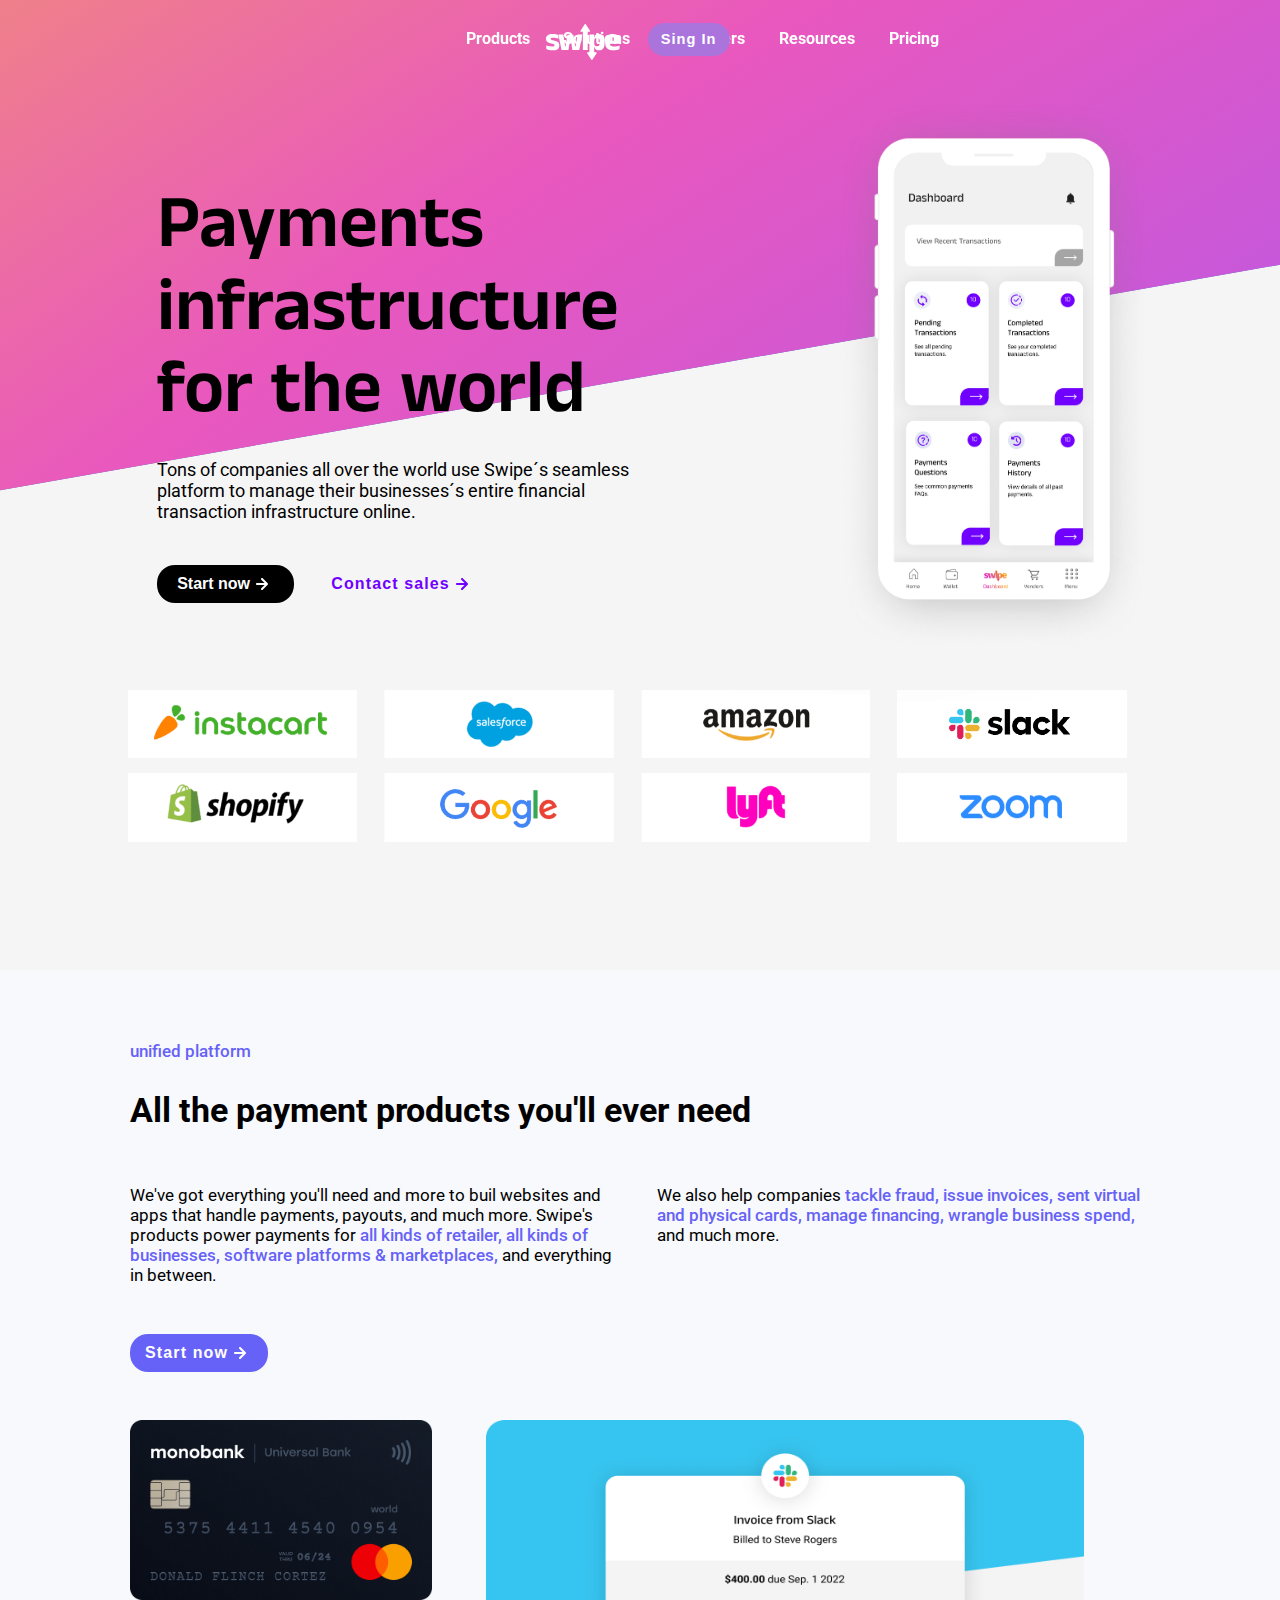
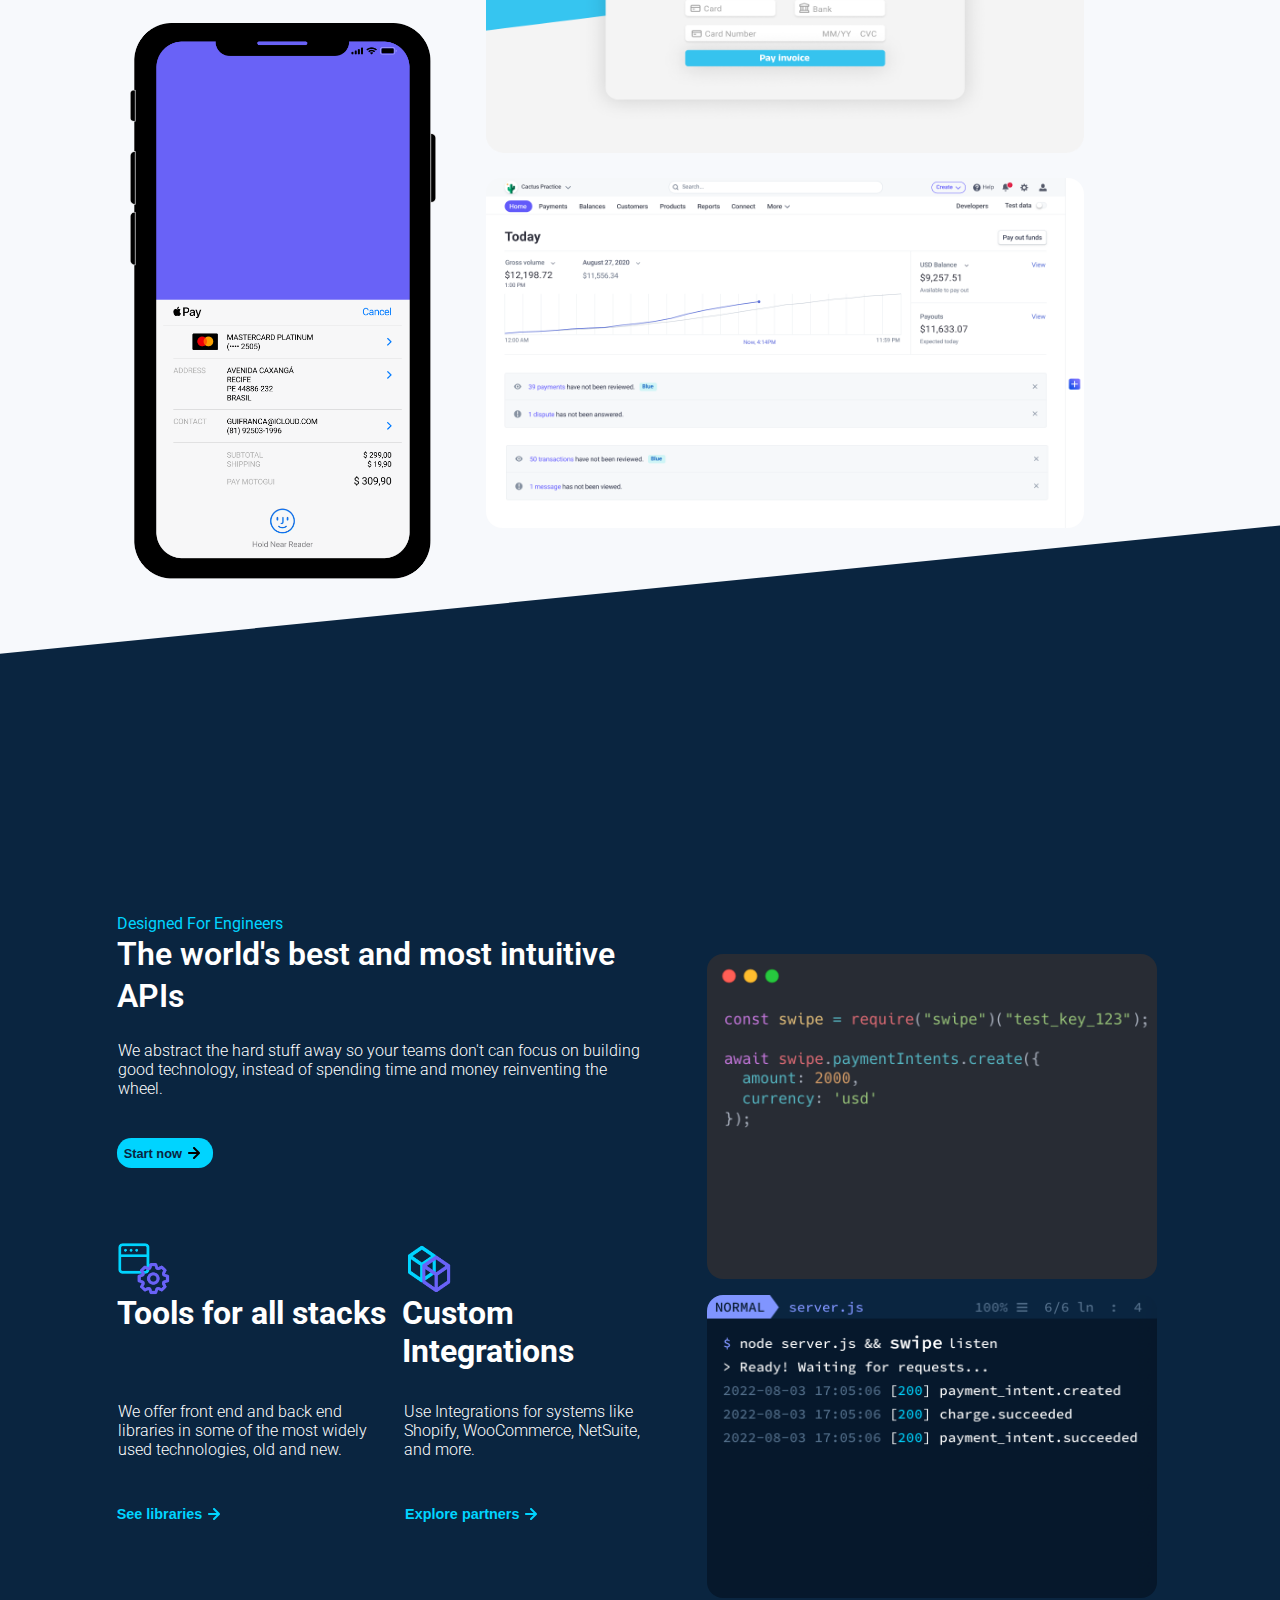
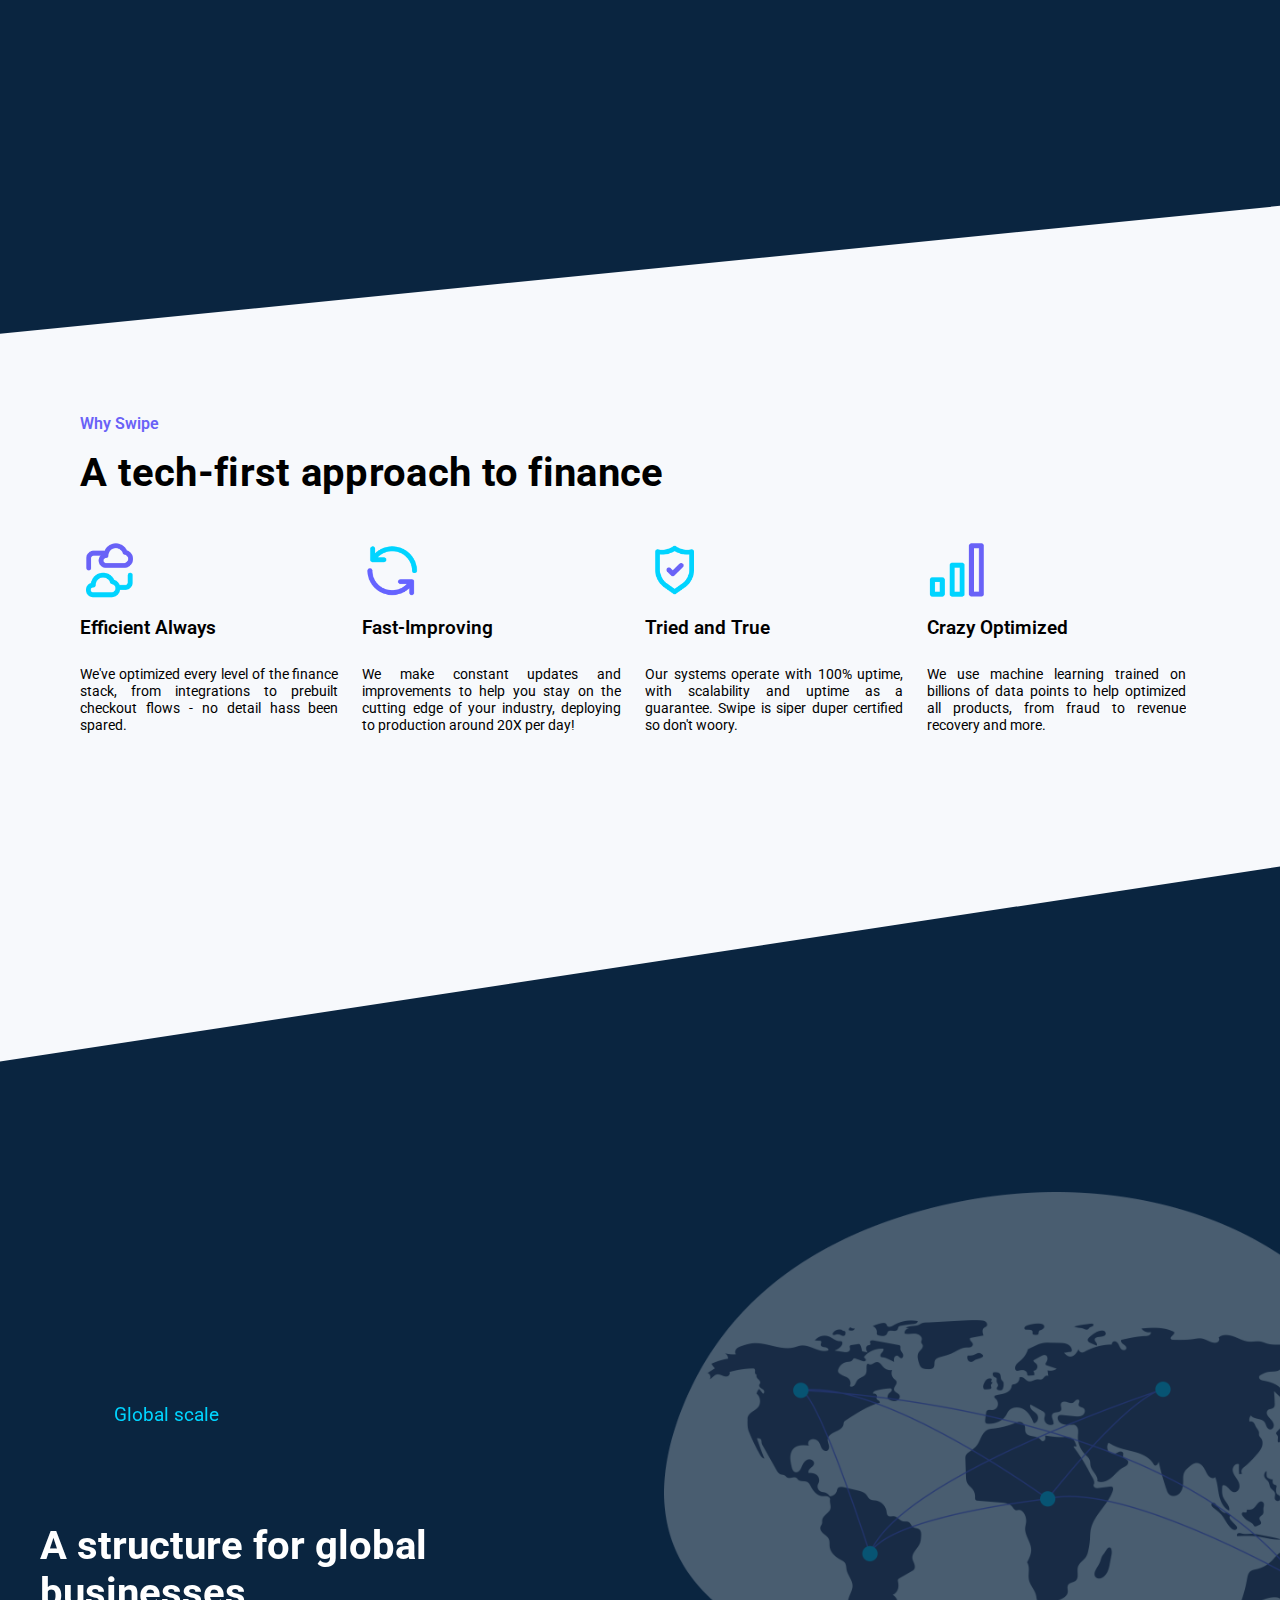
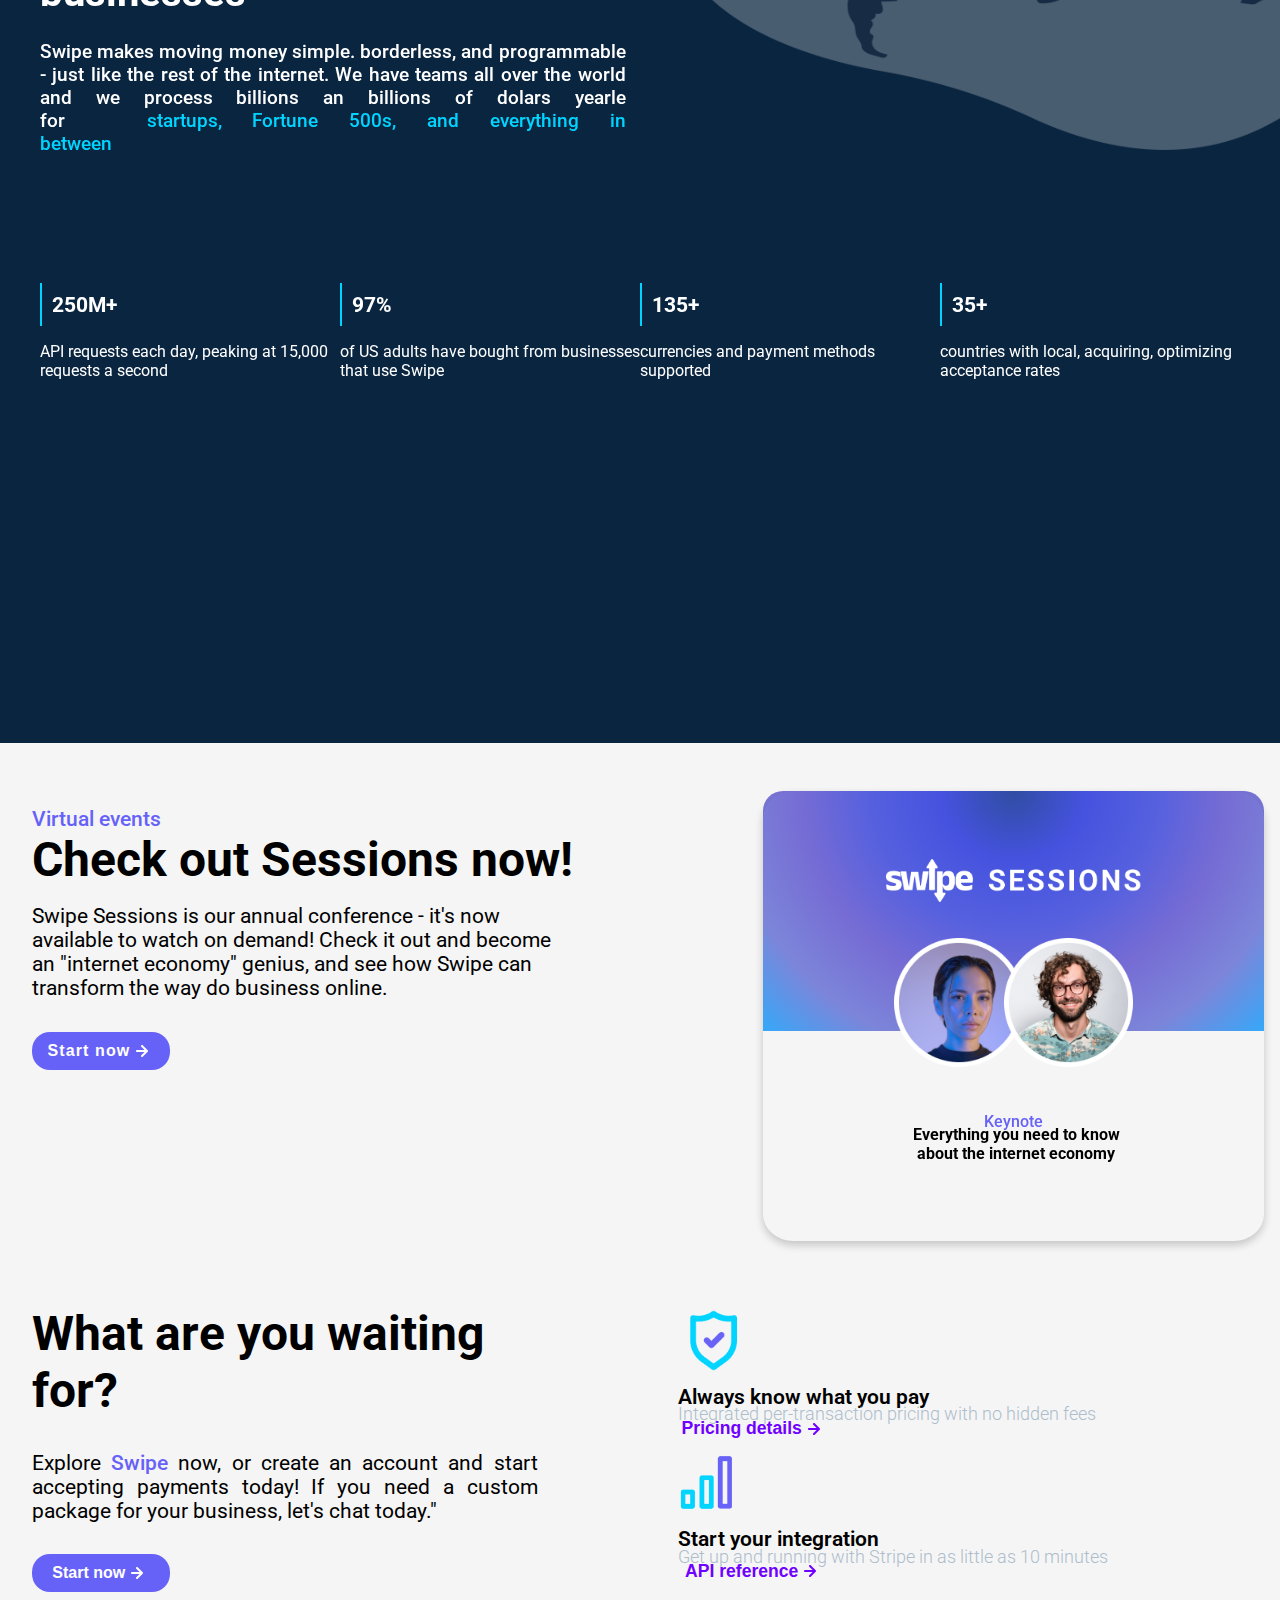
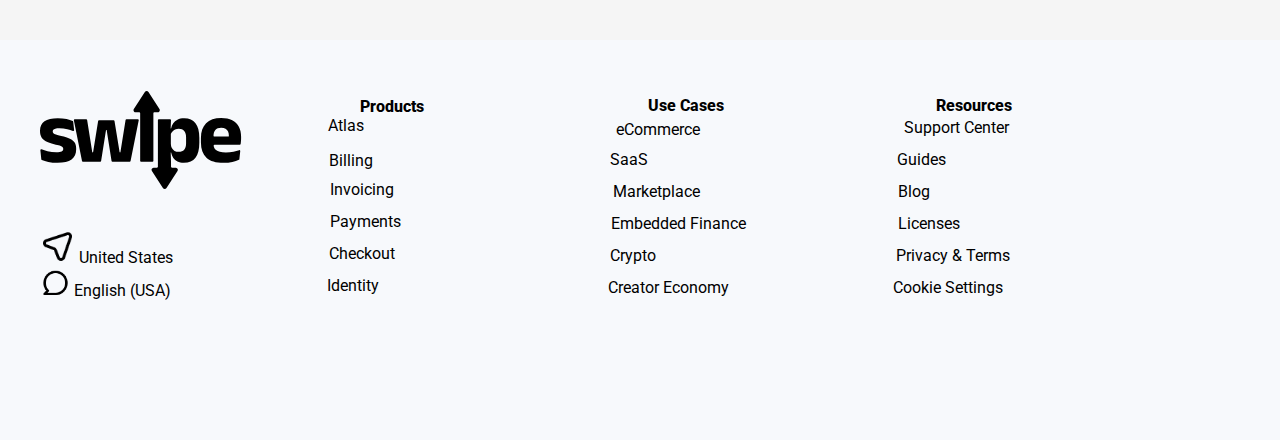
<file: index.html>
<!DOCTYPE html>
<html lang="en">
<head>
    <meta charset="UTF-8">
    <meta name="viewport" content="width=device-width, initial-scale=1.0">
    <title>Swipe</title>
    <link rel="stylesheet" href="./css/style.css">
    <link href="https://cdn.jsdelivr.net/npm/bootstrap@5.3.0/dist/css/bootstrap.min.css" rel="stylesheet" integrity="sha384-9ndCyUaIbzAi2FUVXJi0CjmCapSmO7SnpJef0486qhLnuZ2cdeRhO02iuK6FUUVM" crossorigin="anonymous">
<script src="https://cdn.jsdelivr.net/npm/bootstrap@5.3.0/dist/js/bootstrap.bundle.min.js" integrity="sha384-geWF76RCwLtnZ8qwWowPQNguL3RmwHVBC9FhGdlKrxdiJJigb/j/68SIy3Te4Bkz" crossorigin="anonymous"></script>
</head>
<body>
    <main class="main">
        <canva id="gradient-canvas"></canva> 
        <header class="header">
            <img src="../assets/logo-white.svg"     alt="swipe-img" class="logo-swipe"/>
            <input type="checkbox" class="side-menu"    id="side-menu">
            <label for="side-menu" class="hamb">
                <span class="hamb-line"></span>
            </label>
            <!-- ITEMS - NAVBAR -->
            <nav class="navbar">
                <ul class="menu">
                    <li><a href="#">Products</a></li>
                    <li><a href="#">Solutions</a></li>
                    <li><a href="#">Developers</a></li>
                    <li><a href="#">Resources</a></li>
                    <li><a href="#">Pricing</a></li>
                </ul>
            </nav>
            <button type="button" class="btn btn-dark">Sing In</button>
        </header> 
        <!-- HERO SECTION -->
        <div class="container-responsive">
            <div class="container-hero">
                <div class="column-left col">
                    <div class="info-left">
                        <h1 class="headline">
                            Payments
                            <br>
                            infrastructure
                            <br>
                            for the world
                        </h1>
                        <p class="p-left">
                            Tons of companies all over the world use Swipe´s seamless
                            <br>
                            platform to manage their businesses´s entire financial
                            <br>
                            transaction infrastructure online.
                        </p>
                            <div class="container-btn">
                                <button type="button"name="buttonStart" class="btn-start">
                                    Start now
                                    <img class="start-flecha1" src="../assets/arrow-right-light.svg" alt="Flecha hacia la derecha">
                                </button>
                                <button type="button" class="btn-contact-sales">
                                    <a href="#">Contact sales</a>
                                    <img src="../assets/arrow-right-purple.svg" alt="" class="arrow-purple">
                                </button>
                            </div>
                    </div>
                </div>
                <div class="column-right phone col">
                    <img class="phone-img" src="../assets/hero-phone.png" alt="cellphone">
                </div>
            </div>
        </div>
        <!-- LOGOS SECTION -->
            <div class="logos-section">
                <div class=" container-logos">
                    <div class="logos-grid">
                        <img src="../assets/instacart.png" alt="" class="item item1">
                        <img src="../assets/salesforce.png" alt="" class="item item2">
                        <img src="../assets/amazon.png" alt="" class="item item3">
                        <img src="../assets/slack.png" alt="" class="item item4">
                        <img src="../assets/shopify.png" alt="" class="item item5">
                        <img src="../assets/google.png" alt="" class="item item6">
                        <img src="../assets/lyft.png" alt="" class="item item7">
                        <img src="../assets/zoom.png" alt="" class="item item8">
                    </div>
                </div>
            </div>
            </main>
    <!-- UNIFIED PLATFORM = UP -->
    <div class="background-2">
        <div class="bgf-section2">
            <div class="section-up">
                <div class="container-up">
                    <p class="subtitle">
                    unified platform
                    </p>
                    <h2 class="h2-section2">
                    All the payment products you'll
                    <br>
                    ever need
                    </h2>
                    <div class="columns-p">
                        <div class="col-left2">
                            <p>We've got everything you'll need and more to buil websites and apps that handle payments, payouts, and much more. Swipe's products power payments for 
                                <a href="#">all kinds of retailer, all kinds of businesses, software platforms & marketplaces, </a>and everything in between.</p>
                        </div>        
                        <div class="col-right2">
                            <p>We also help companies 
                                <a href="#">tackle fraud, issue invoices, sent virtual and physical cards, manage financing, wrangle business spend, </a>
                            and much more.
                            </p>
                        </div>
                    </div>
                    <button class="btn-start2">
                        Start now
                        <img class="start2-flecha2" src="../assets/arrow-right-light.svg" alt="flecha-derecha">
                    </button>
                    <!-- IMGS SECTION-2 -->
                    <div class="imgs-section2">
                        <div class="container-imgs2">
                            <div class="grid-imgs2">
                                <img class="card" src="../assets/credit-card.png" alt="">
                                <img class="slack" src="../assets/slack-invoice.png" alt="">
                                <img class="phone2" src="../assets/phone.png" alt="">
                                <img class="dash" src="../assets/dash.png" alt="">
                            </div>
                        </div>
                    </div>
                </div>
            </div>
        </div>
    </div>
    <!-- SECCION-3 INTEGRATIONS -->
    <div class="background-3">
        <div class="bgf-section3">
            <div class="section3">

                <div class="col-left3">
                    <p class="p-h3">Designed For Engineers</p>
                    <h2>The world's best and most intuitive APIs</h2>
                    <p class="paragraph3" >We abstract the hard stuff away so your teams don't can focus on building good technology, instead of spending time and money reinventing the wheel.</p>

                    <button class="btn-start3">
                        Start now
                        <img class="start3-flecha3" src="../assets/arrow-right-dark.svg" alt="flecha3-a-la-derecha">
                    </button>

                    <div class="grid3-icons">
                        <img class="tools-icon" src="../assets/tools-icon.png" alt="">
                        <h3>Tools for all stacks</h3>
                        <p class="paragraph3 p-weoffer">We offer front end and back end libraries in some of the most widely used technologies, old and new.</p>
                        
                        <button type="button" class="btn-see">
                            <a href="#">See libraries</a>
                            <img class="see-flecha3" src="../assets/arrow-right-blue.svg" alt="" class="arrow-blue">
                        </button>

                        <img class="cube-icon" src="../assets/cube-icon.png" alt="cube-icon">
                        <h3>Custom Integrations</h3>
                        <p class="paragraph3 p-useIntegrations">Use Integrations for systems like Shopify, WooCommerce, NetSuite, and more.</p>
                        <button type="button" class="btn-explore">
                            <a href="#">Explore partners</a>
                            <img src="../assets/arrow-right-blue.svg" alt="" class="explore-flecha3">
                        </button>
                    </div>
                </div>
                <div class="col-right">
                    <img class="api-code" src="../assets/api-code.png" alt="">
                    <img class="terminal-code" src="../assets/terminal-code.png" alt="" >
                </div>
            </div>
        </div>
    </div>
    <!-- SECTION -4 -WHY SWIPE -->
    <div class="background-4">
        <div class="bgf-section4">
            <div class="section-4">
                <p class="why-swipe">Why Swipe</p>
                <h2 class="h2-tech">A tech-first approach to finance</h2>

                <div class="container-grid-4">
                    <img class="img4-1 img4" src="../assets/cloud-icon.png" alt="cloud-icon">
                    <h3 class="h3-section4 h3-efficient">Efficient Always</h3>
                    <p class="p4-1 p-section4">We've optimized every level of the finance stack, from integrations to prebuilt checkout flows - no detail hass been spared.</p>
                    <img class="img4-2 img4" src="../assets/cycle-icon.png" alt="cycle-icon">
                    <h3 class="h3-section4 h3-fast">Fast-Improving</h3>
                    <p class="p4-2 p-section4">We make constant updates and improvements to help you stay on the cutting edge of your industry, deploying to production around 20X per day!</p>
                    <img class="img4-3 img4" src="../assets/shield-icon.png">
                    <h3 class="h3-section4 h3-tried">Tried and True</h3>
                    <p class="p4-3 p-section4">Our systems operate with 100% uptime, with scalability and uptime as a guarantee. Swipe is siper duper certified so don't woory.</p>
                    <img class="img4-4 img4" src="../assets/bars-icon.png">
                    <h3 class="h3-section4">Crazy Optimized</h3>
                    <p class="p4-4 p-section4">We use machine learning trained on billions of data points to help optimized all products, from fraud to revenue recovery and more.</p>
                </div>
            </div>
        </div>
    </div>
    <!-- SECCION 5 - GLOBAL SCALE -->
    <div class="background-5">
        <div class="section5-container ">
            <div class="section5-columns">

                <div class="col-left4">
                    <p class="p-4 global" >Global scale</p>
                    <h2 class="structure">A structure for global businesses</h2>
                    <p class="p4 swipe-makes">Swipe makes moving money simple. borderless, and programmable - just like the rest of the internet. We have teams all over the world and we process billions an billions of dolars yearle for<a class="p-4" href="#">startups, Fortune 500s, and everything in between</a>
                    </p>
                </div>

                <div class="col-right4">
                    <img class="globo" src="../assets/global-graphic.png" alt="">
                </div>

                <div class="container-info">
                    <h3 class="h3-info h3-1">250M+</h3>
                    <p class="p-info p5-1">API requests each day, peaking at 15,000 requests a second</p>

                    <h3 class="h3-info h3-2">97%</h3>
                    <p class="p-info p5-2">of US adults have bought from businesses that use Swipe</p>

                    <h3 class="h3-info h3-3">135+</h3>
                    <p class="p-info p5-3">currencies and payment methods supported</p>

                    <h3 class="h3-info h3-4">35+</h3>
                    <p class="p-info p5-4">countries with local, acquiring, optimizing acceptance rates</p>
                </div>
            </div>
        </div>
    </div>
    <!-- SECCION 6 - VIRTUAL EVENTS -->
    <div class="ves">
        <div class="section-container two-column">
            <div class="col-left6">
                <p class="virtual">Virtual events</p>
                <h2 class="check">Check out Sessions now!</h2>
                <p1 class="p-virtual">
                    Swipe Sessions is our annual conference - it's now available to watch on demand! Check it out and become an "internet economy" genius, and see how Swipe can transform the way do business online.
                </p1>
                <br>

                <button class="btn-start6">
                    Start now
                    <img class="start6-flecha6" src="../assets/arrow-right-light.svg" alt="flecha-derecha">
                </button>
            </div>
            <br>
            <div class="col-right6">
                <div class="swipe-card-section">
                    <div class="card-top">
                        <img class="img-sessions" src="../assets/swipe-sessions.png" alt="" id="logo-session">
                        <div class="avatars">
                            <img class="imgwomen" src="../assets/avatar1.png" alt="">
                            <img class="imgmen" src="../assets/avatar2.png" alt="">
                        </div>
                    </div>
                        <div class="card-bottom">
                            <div class="card-content">
                                <p class="subtitle1">Keynote</p>
                                <p  class="secondary-text0">Everything you need to know about the internet economy</p>
                            </div>
                        </div>
                </div>
            </div>
        </div>
    </div>
    <!-- GETTING STARTED SECTION -->
    <div class="getting-started-section">
        <div class="section-container1 tow-column">
            <div class="col-left6-1">
                <h2 class="h2-what">What are you waiting for?</h2>
                <p class="p-explore"> Explore 
                    <a  href="#">Swipe</a>
                     now, or create an account and start accepting payments today! If you need a custom package for your business, let's chat today."
                </p>
                <button class="btn-start6-1">
                    Start now
                    <img class="start6-1-flecha6-1" src="../assets/arrow-right-light.svg" alt="flecha-derecha">
                </button>
            </div>
                <div class="col-right6-1">
                    <div class="card2">
                        <img class="shield-icon" src="../assets/shield-icon.png" alt="">
                        <h3 class="h3-always">Always know what you pay</h3>
                        <p class="secondary-text1">Integrated per-transaction pricing with no hidden fees</p>
                        <button type="button" class="btn-pricing-details">
                            <a href="#">Pricing details</a>
                            <img class="flecha-pricing" src="../assets/arrow-right-purple.svg" alt="" class="arrow-purple">
                        </button>
                    </div>
                    <div class="card3">
                        <img class="img-integration" src="../assets/bars-icon.png" alt="">
                        <h3 class="h3-Startintegration">Start your integration</h3>
                        <p class="secondary-text1">Get up and running with Stripe in as little as 10 minutes</p>
                        <button type="button" class="btn-pricing-details">
                            <a href="#">API reference</a>
                            <img class="flecha-pricing" src="../assets/arrow-right-purple.svg" alt="">
                        </button>
                    </div>
                </div>
            
        </div>
    </div>
    <!-- FOOTER -->
    <footer class="footer">
        <div class="container-footer">
            <div class="column-f1">
                <img class="swipe-footer" src="../assets/logo-dark.svg" alt="">
                <div class="icon-link">
                    <img class="arrow-simple" src="../assets/location-icon.png" alt="">
                    <a class="United-states" href="#">United States</a>
                </div>
                <div class="icon-link1">
                    <img class="globo-text" src="../assets/comment-icon.png" alt="">
                    <a href="#">English (USA)</a>
                </div>
            </div>
            <div class="column-f2">
                <h3 class="f-products">Products</h3>
                <ul class="list-general">
                    <li class="atlas list7">Atlas</li>
                    <li class="billing list7">Billing</li>
                    <li class="invoicing list7">Invoicing</li>
                    <li class="payments list7">Payments</li>
                    <li class="checkout list7">Checkout</li>
                    <li class="identity list7">Identity</li>
                </ul>
            </div>
            <div class="column-f3">
                <h3 class="use-cases " >Use Cases</h3>
                <ul class="list-general">
                    <li class="e-commerce list7">eCommerce</li>
                    <li class="saas_1 list7">SaaS</li>
                    <li class="marketplace list7">Marketplace</li>
                    <li class="embedded list7">Embedded Finance</li>
                    <li class="crypto list7">Crypto</li>
                    <li class="creator list7">Creator Economy</li>
                </ul>
            </div>
            <div class="column-f4">
                <h3 class="resources" >Resources</h3>
                <ul class="list-general">
                    <li class="support-center list7">Support Center</li>
                    <li class="guides list7">Guides</li>
                    <li class="blog list7">Blog</li>
                    <li class="licenses list7">Licenses</li>
                    <li class="p-y-terms list7">Privacy & Terms</li>
                    <li class="cookie-settings list7">Cookie Settings</li>
                </ul>
            </div>
        </div>
    </footer>
            </body>
<script src="https://cdn.jsdelivr.net/npm/@popperjs/core@2.11.8/dist/umd/popper.min.js" integrity="sha384-I7E8VVD/ismYTF4hNIPjVp/Zjvgyol6VFvRkX/vR+Vc4jQkC+hVqc2pM8ODewa9r" crossorigin="anonymous"></script>
<script src="https://cdn.jsdelivr.net/npm/bootstrap@5.3.0/dist/js/bootstrap.min.js" integrity="sha384-fbbOQedDUMZZ5KreZpsbe1LCZPVmfTnH7ois6mU1QK+m14rQ1l2bGBq41eYeM/fS" crossorigin="anonymous"></script>
</html>
</file>
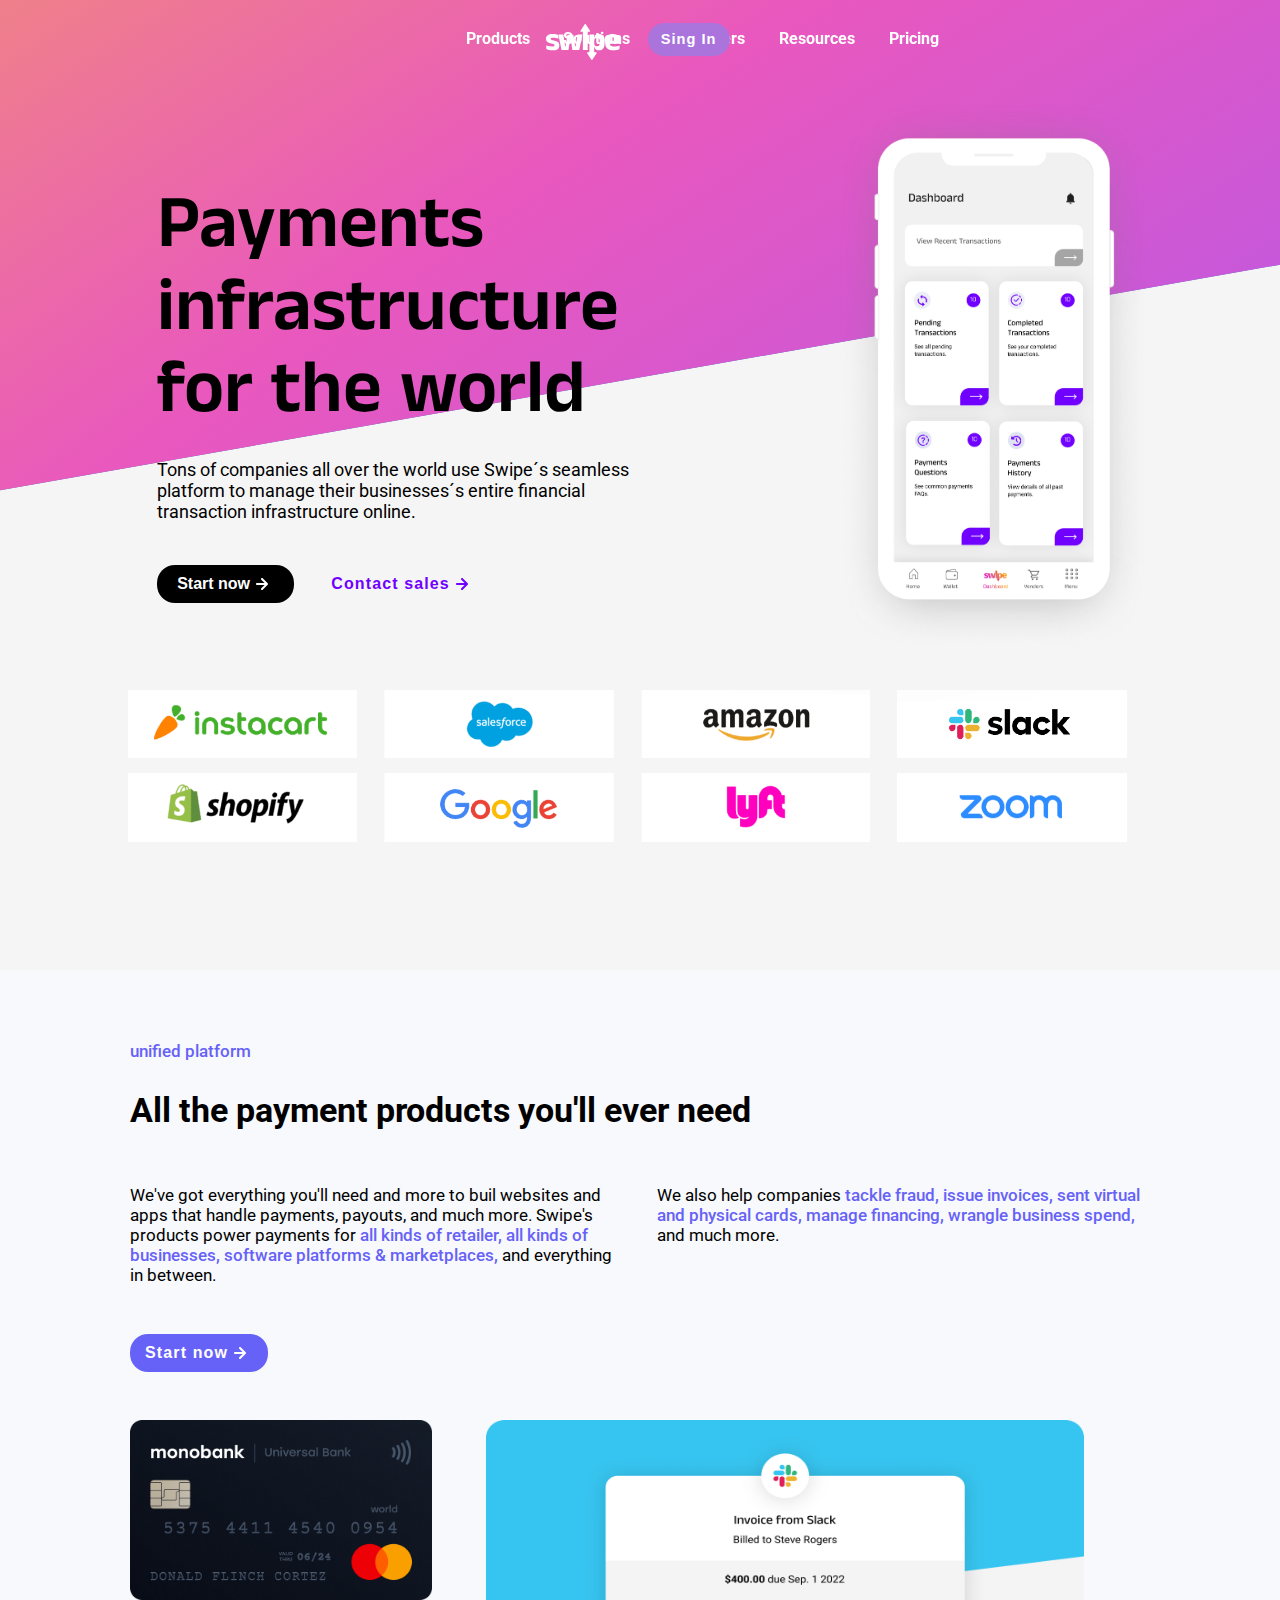
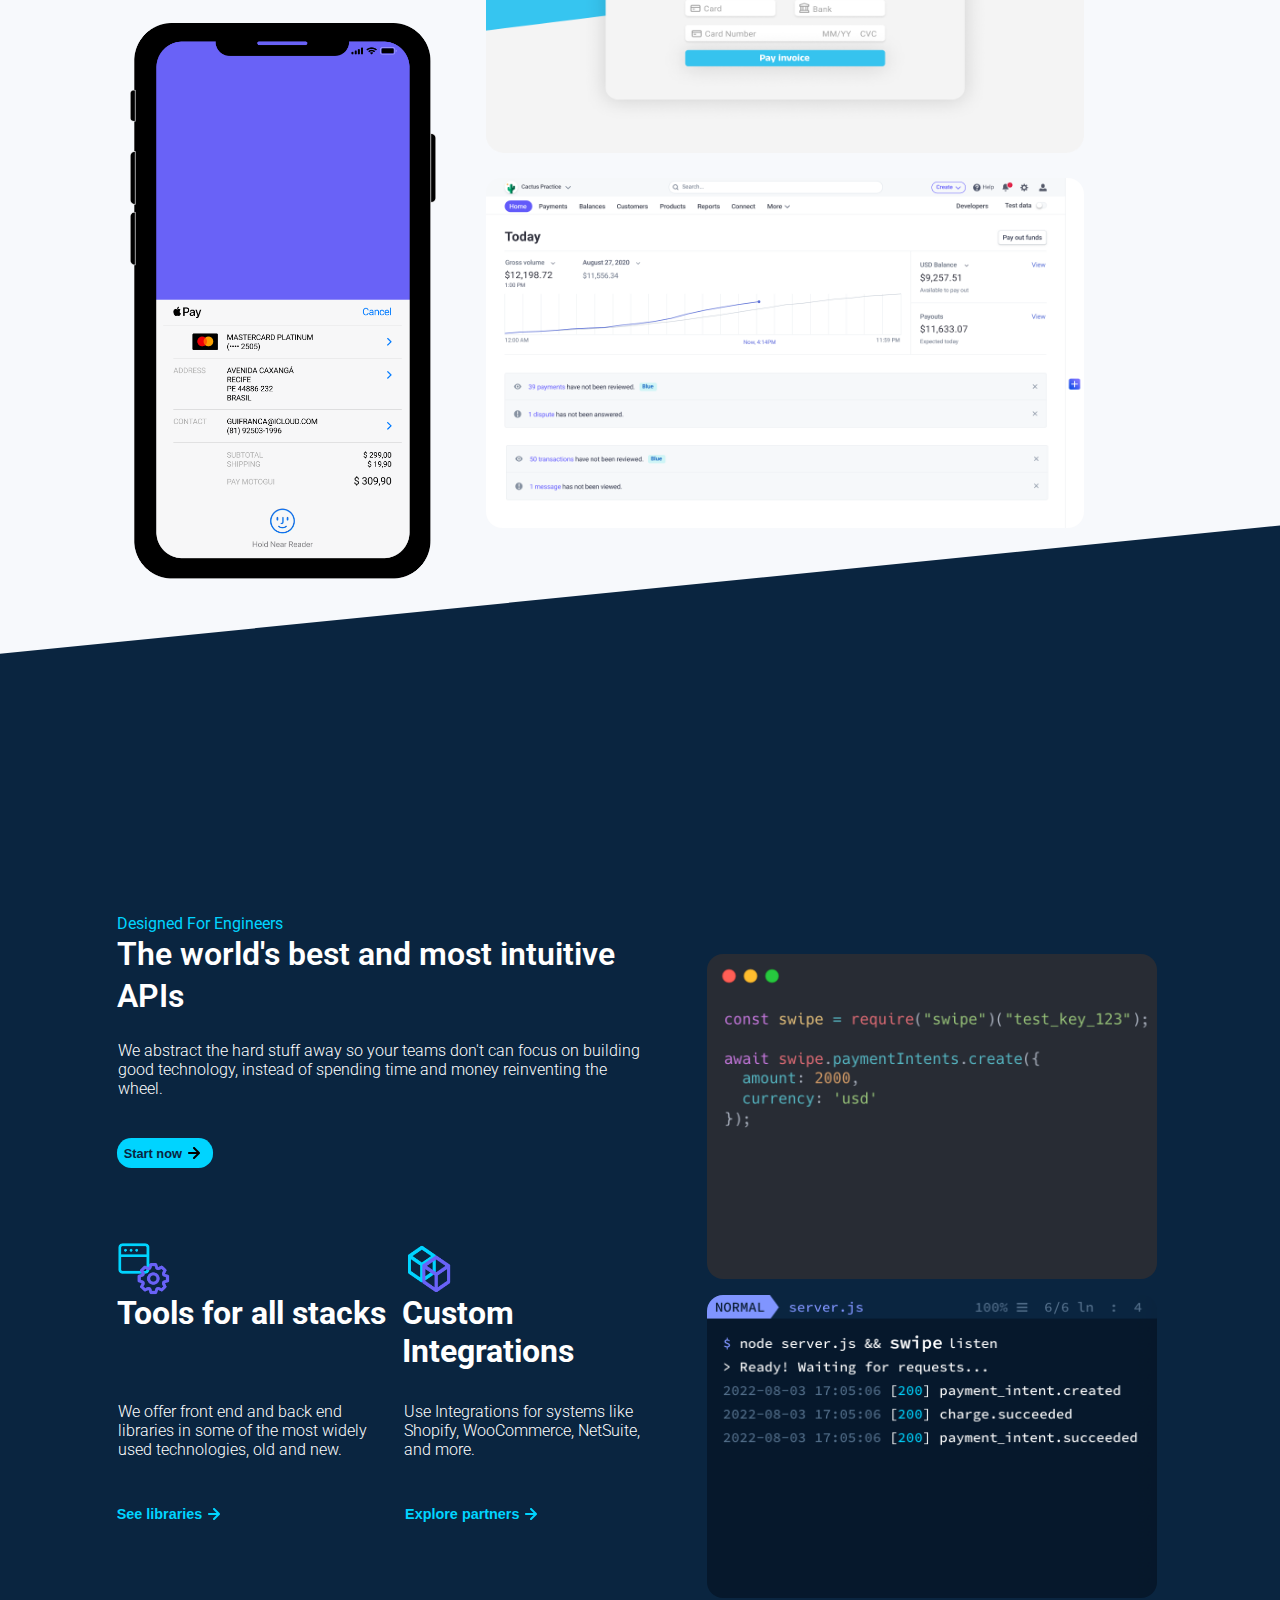
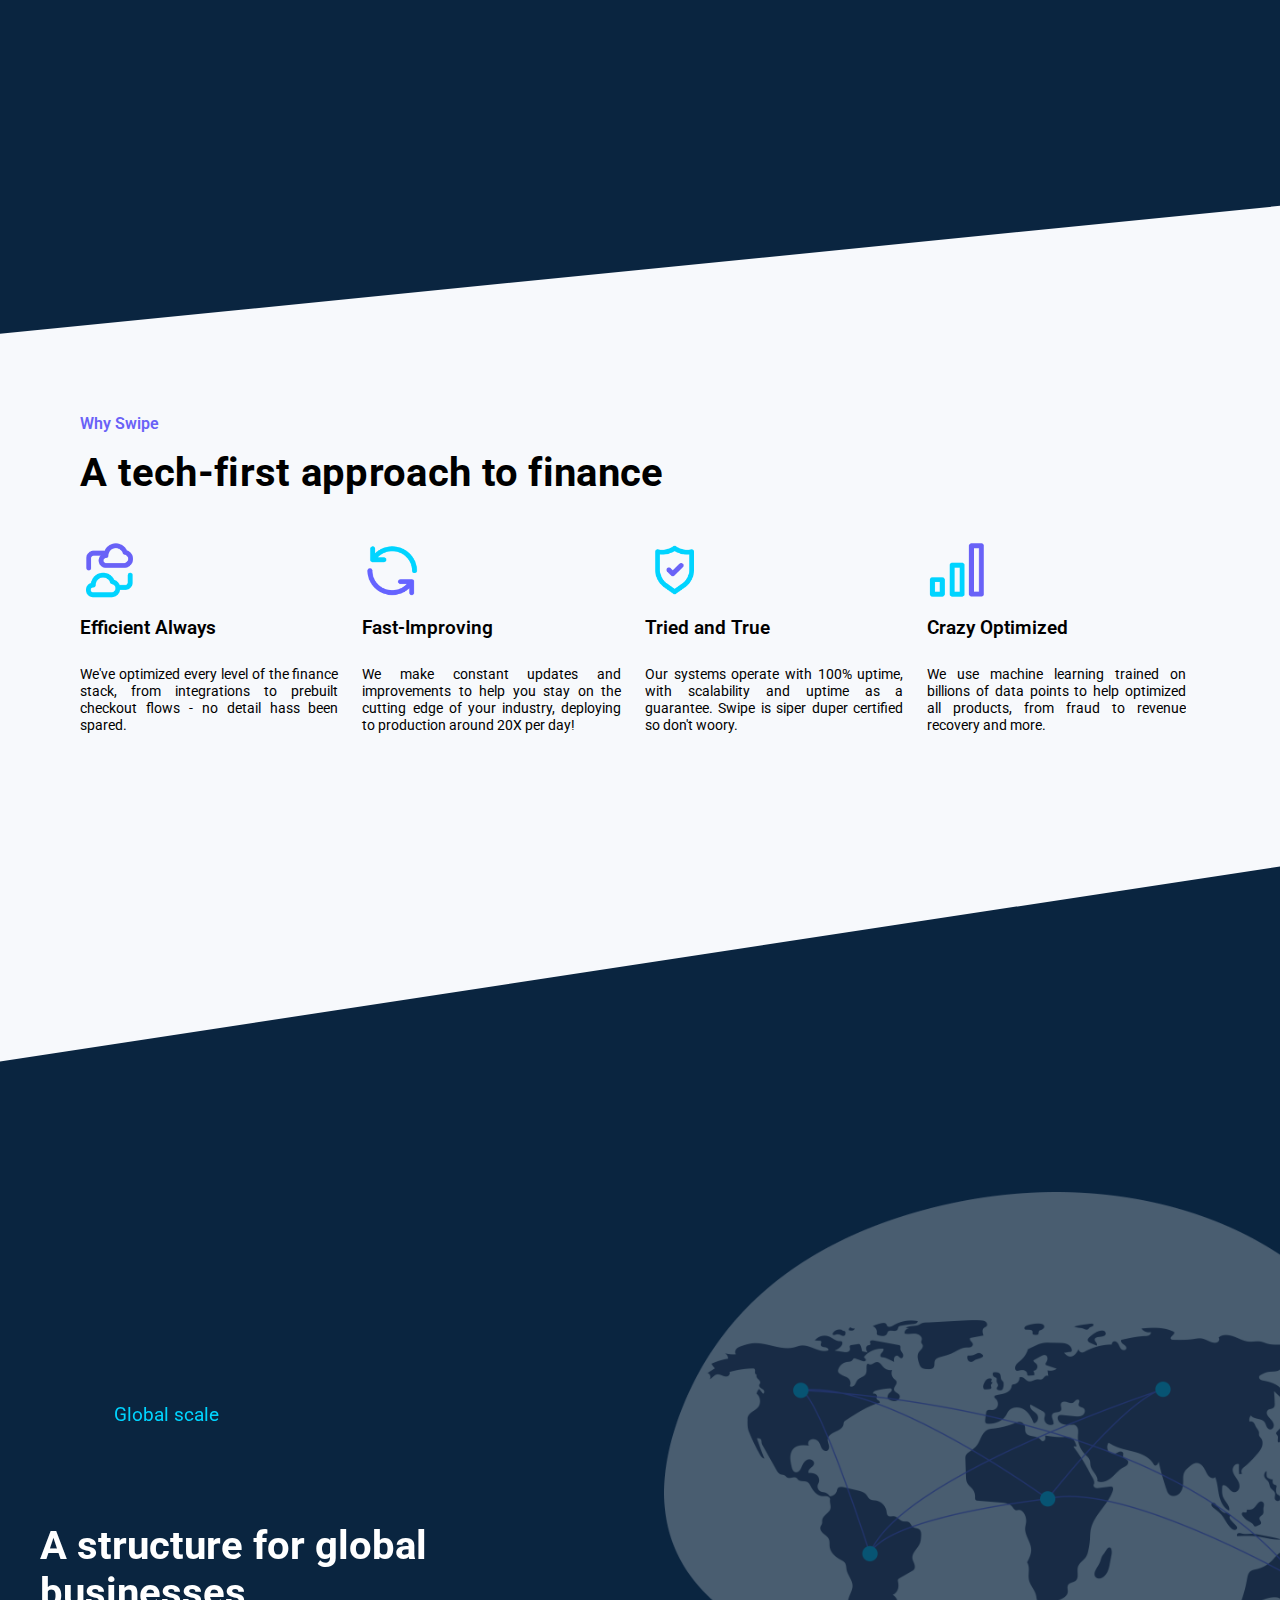
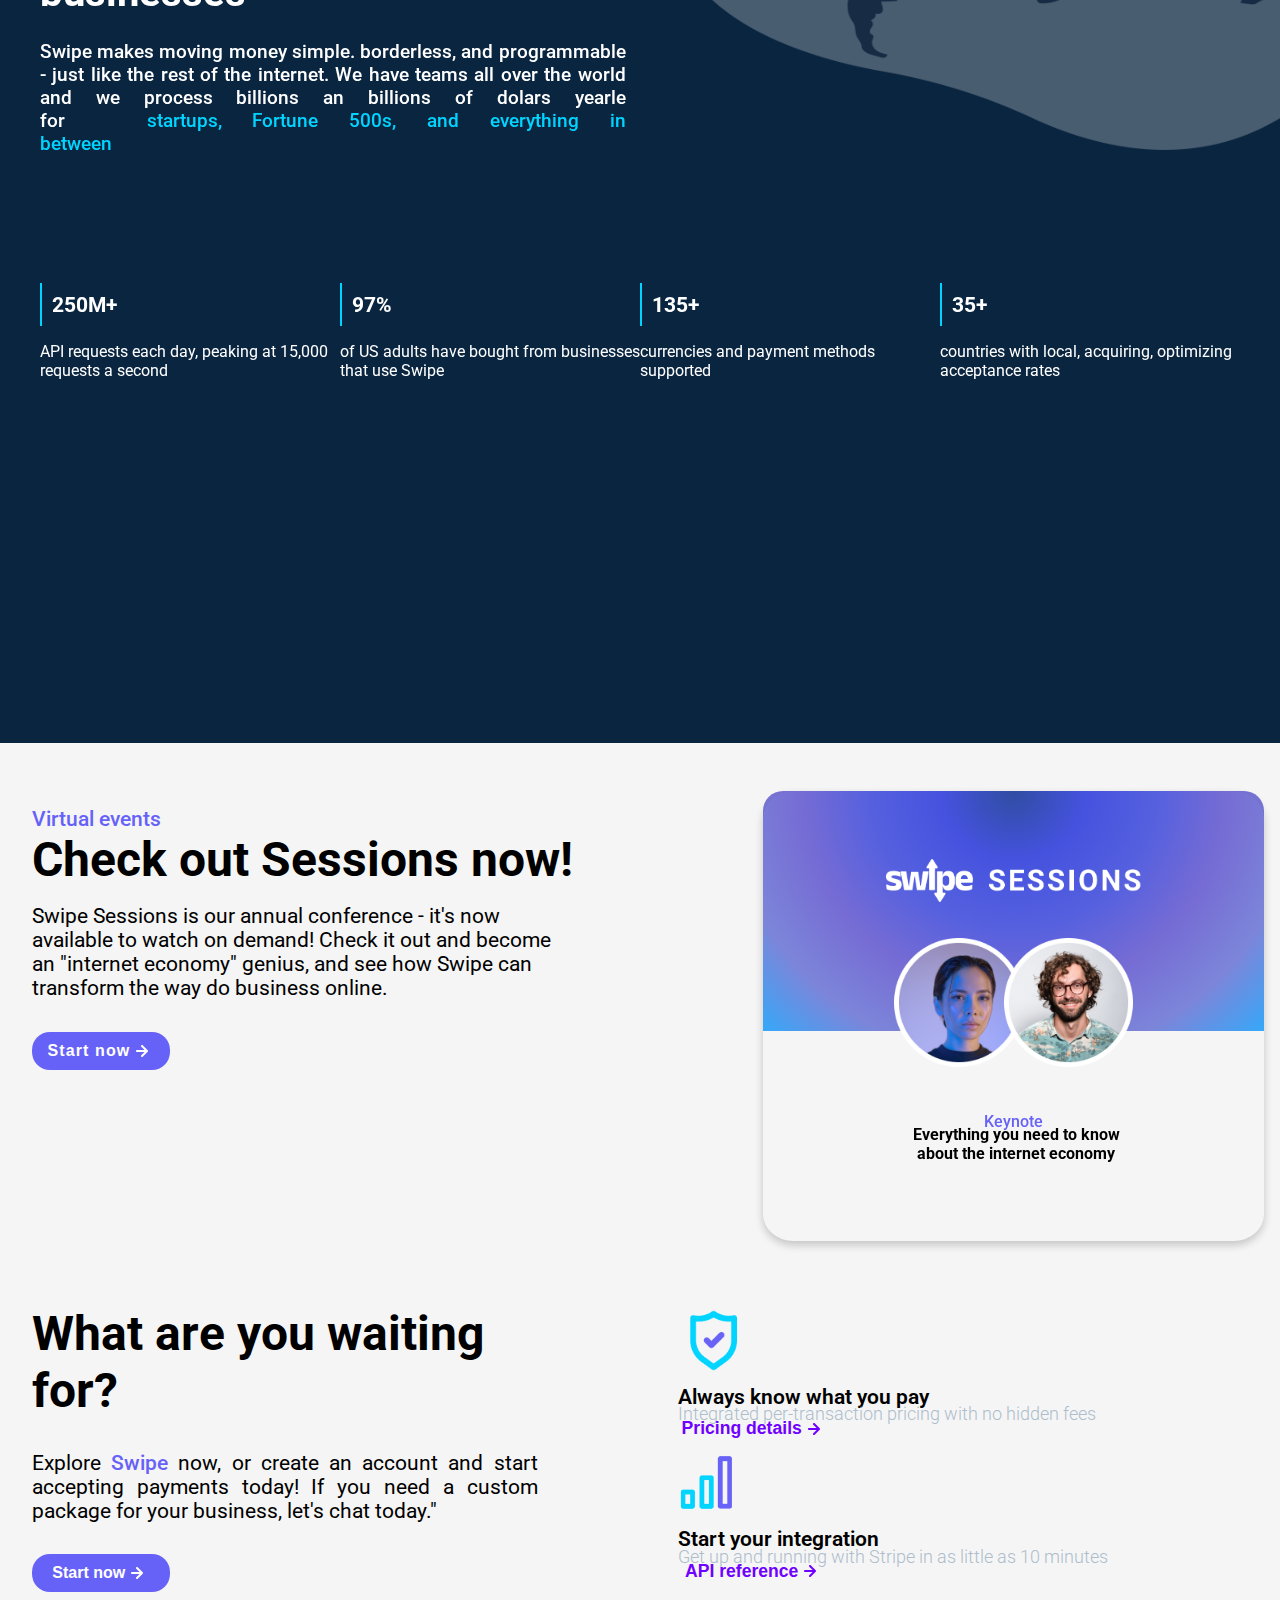
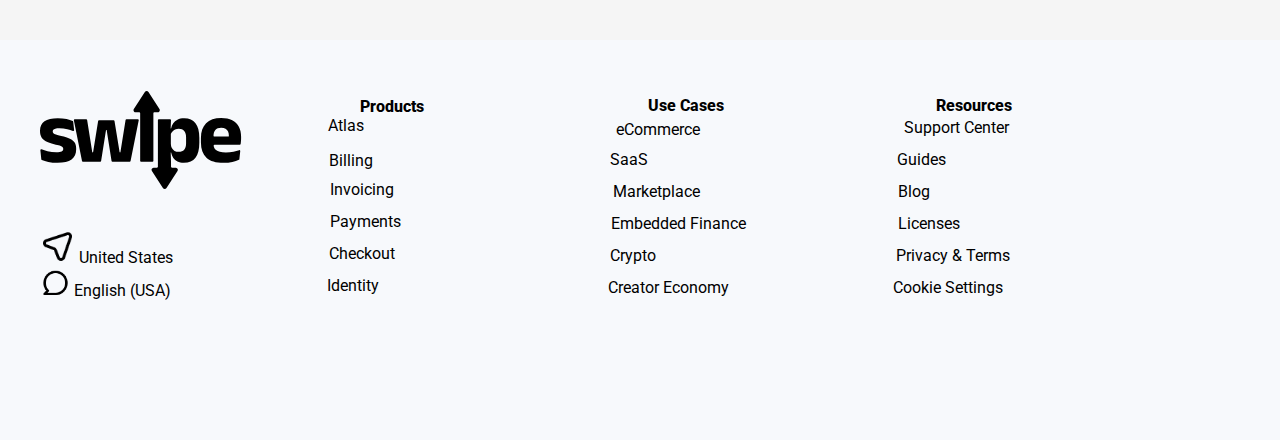
<file: html/swipe.html>
<!DOCTYPE html>
<html lang="en">
<head>
    <meta charset="UTF-8">
    <meta name="viewport" content="width=device-width, initial-scale=1.0">
    <title>Swipe</title>
    <link rel="stylesheet" href="../css/swipe.css">
    <link href="https://cdn.jsdelivr.net/npm/bootstrap@5.3.0/dist/css/bootstrap.min.css" rel="stylesheet" integrity="sha384-9ndCyUaIbzAi2FUVXJi0CjmCapSmO7SnpJef0486qhLnuZ2cdeRhO02iuK6FUUVM" crossorigin="anonymous">
<script src="https://cdn.jsdelivr.net/npm/bootstrap@5.3.0/dist/js/bootstrap.bundle.min.js" integrity="sha384-geWF76RCwLtnZ8qwWowPQNguL3RmwHVBC9FhGdlKrxdiJJigb/j/68SIy3Te4Bkz" crossorigin="anonymous"></script>
</head>
<body>
    <main class="main">
        <canva id="gradient-canvas"></canva> 
        <header class="header">
            <img src="../assets/logo-white.svg"     alt="swipe-img" class="logo-swipe"/>
            <input type="checkbox" class="side-menu"    id="side-menu">
            <label for="side-menu" class="hamb">
                <span class="hamb-line"></span>
            </label>
            <!-- ITEMS - NAVBAR -->
            <nav class="navbar">
                <ul class="menu">
                    <li><a href="#">Products</a></li>
                    <li><a href="#">Solutions</a></li>
                    <li><a href="#">Developers</a></li>
                    <li><a href="#">Resources</a></li>
                    <li><a href="#">Pricing</a></li>
                </ul>
            </nav>
            <button type="button" class="btn btn-dark">Sing In</button>
        </header> 
        <!-- HERO SECTION -->
        <div class="container-responsive">
            <div class="container-hero">
                <div class="column-left col">
                    <div class="info-left">
                        <h1 class="headline">
                            Payments
                            <br>
                            infrastructure
                            <br>
                            for the world
                        </h1>
                        <p class="p-left">
                            Tons of companies all over the world use Swipe´s seamless
                            <br>
                            platform to manage their businesses´s entire financial
                            <br>
                            transaction infrastructure online.
                        </p>
                            <div class="container-btn">
                                <button type="button"name="buttonStart" class="btn-start">
                                    Start now
                                    <img class="start-flecha1" src="../assets/arrow-right-light.svg" alt="Flecha hacia la derecha">
                                </button>
                                <button type="button" class="btn-contact-sales">
                                    <a href="#">Contact sales</a>
                                    <img src="../assets/arrow-right-purple.svg" alt="" class="arrow-purple">
                                </button>
                            </div>
                    </div>
                </div>
                <div class="column-right phone col">
                    <img class="phone-img" src="../assets/hero-phone.png" alt="cellphone">
                </div>
            </div>
        </div>
        <!-- LOGOS SECTION -->
            <div class="logos-section">
                <div class=" container-logos">
                    <div class="logos-grid">
                        <img src="../assets/instacart.png" alt="" class="item item1">
                        <img src="../assets/salesforce.png" alt="" class="item item2">
                        <img src="../assets/amazon.png" alt="" class="item item3">
                        <img src="../assets/slack.png" alt="" class="item item4">
                        <img src="../assets/shopify.png" alt="" class="item item5">
                        <img src="../assets/google.png" alt="" class="item item6">
                        <img src="../assets/lyft.png" alt="" class="item item7">
                        <img src="../assets/zoom.png" alt="" class="item item8">
                    </div>
                </div>
            </div>
            </main>
    <!-- UNIFIED PLATFORM = UP -->
    <div class="background-2">
        <div class="bgf-section2">
            <div class="section-up">
                <div class="container-up">
                    <p class="subtitle">
                    unified platform
                    </p>
                    <h2 class="h2-section2">
                    All the payment products you'll
                    <br>
                    ever need
                    </h2>
                    <div class="columns-p">
                        <div class="col-left2">
                            <p>We've got everything you'll need and more to buil websites and apps that handle payments, payouts, and much more. Swipe's products power payments for 
                                <a href="#">all kinds of retailer, all kinds of businesses, software platforms & marketplaces, </a>and everything in between.</p>
                        </div>        
                        <div class="col-right2">
                            <p>We also help companies 
                                <a href="#">tackle fraud, issue invoices, sent virtual and physical cards, manage financing, wrangle business spend, </a>
                            and much more.
                            </p>
                        </div>
                    </div>
                    <button class="btn-start2">
                        Start now
                        <img class="start2-flecha2" src="../assets/arrow-right-light.svg" alt="flecha-derecha">
                    </button>
                    <!-- IMGS SECTION-2 -->
                    <div class="imgs-section2">
                        <div class="container-imgs2">
                            <div class="grid-imgs2">
                                <img class="card" src="../assets/credit-card.png" alt="">
                                <img class="slack" src="../assets/slack-invoice.png" alt="">
                                <img class="phone2" src="../assets/phone.png" alt="">
                                <img class="dash" src="../assets/dash.png" alt="">
                            </div>
                        </div>
                    </div>
                </div>
            </div>
        </div>
    </div>
    <!-- SECCION-3 INTEGRATIONS -->
    <div class="background-3">
        <div class="bgf-section3">
            <div class="section3">

                <div class="col-left3">
                    <p class="p-h3">Designed For Engineers</p>
                    <h2>The world's best and most intuitive APIs</h2>
                    <p class="paragraph3" >We abstract the hard stuff away so your teams don't can focus on building good technology, instead of spending time and money reinventing the wheel.</p>

                    <button class="btn-start3">
                        Start now
                        <img class="start3-flecha3" src="../assets/arrow-right-dark.svg" alt="flecha3-a-la-derecha">
                    </button>

                    <div class="grid3-icons">
                        <img class="tools-icon" src="../assets/tools-icon.png" alt="">
                        <h3>Tools for all stacks</h3>
                        <p class="paragraph3 p-weoffer">We offer front end and back end libraries in some of the most widely used technologies, old and new.</p>
                        
                        <button type="button" class="btn-see">
                            <a href="#">See libraries</a>
                            <img class="see-flecha3" src="../assets/arrow-right-blue.svg" alt="" class="arrow-blue">
                        </button>

                        <img class="cube-icon" src="../assets/cube-icon.png" alt="cube-icon">
                        <h3>Custom Integrations</h3>
                        <p class="paragraph3 p-useIntegrations">Use Integrations for systems like Shopify, WooCommerce, NetSuite, and more.</p>
                        <button type="button" class="btn-explore">
                            <a href="#">Explore partners</a>
                            <img src="../assets/arrow-right-blue.svg" alt="" class="explore-flecha3">
                        </button>
                    </div>
                </div>
                <div class="col-right">
                    <img class="api-code" src="../assets/api-code.png" alt="">
                    <img class="terminal-code" src="../assets/terminal-code.png" alt="" >
                </div>
            </div>
        </div>
    </div>
    <!-- SECTION -4 -WHY SWIPE -->
    <div class="background-4">
        <div class="bgf-section4">
            <div class="section-4">
                <p class="why-swipe">Why Swipe</p>
                <h2 class="h2-tech">A tech-first approach to finance</h2>

                <div class="container-grid-4">
                    <img class="img4-1 img4" src="../assets/cloud-icon.png" alt="cloud-icon">
                    <h3 class="h3-section4 h3-efficient">Efficient Always</h3>
                    <p class="p4-1 p-section4">We've optimized every level of the finance stack, from integrations to prebuilt checkout flows - no detail hass been spared.</p>
                    <img class="img4-2 img4" src="../assets/cycle-icon.png" alt="cycle-icon">
                    <h3 class="h3-section4 h3-fast">Fast-Improving</h3>
                    <p class="p4-2 p-section4">We make constant updates and improvements to help you stay on the cutting edge of your industry, deploying to production around 20X per day!</p>
                    <img class="img4-3 img4" src="../assets/shield-icon.png">
                    <h3 class="h3-section4 h3-tried">Tried and True</h3>
                    <p class="p4-3 p-section4">Our systems operate with 100% uptime, with scalability and uptime as a guarantee. Swipe is siper duper certified so don't woory.</p>
                    <img class="img4-4 img4" src="../assets/bars-icon.png">
                    <h3 class="h3-section4">Crazy Optimized</h3>
                    <p class="p4-4 p-section4">We use machine learning trained on billions of data points to help optimized all products, from fraud to revenue recovery and more.</p>
                </div>
            </div>
        </div>
    </div>
    <!-- SECCION 5 - GLOBAL SCALE -->
    <div class="background-5">
        <div class="section5-container ">
            <div class="section5-columns">

                <div class="col-left4">
                    <p class="p-4 global" >Global scale</p>
                    <h2 class="structure">A structure for global businesses</h2>
                    <p class="p4 swipe-makes">Swipe makes moving money simple. borderless, and programmable - just like the rest of the internet. We have teams all over the world and we process billions an billions of dolars yearle for<a class="p-4" href="#">startups, Fortune 500s, and everything in between</a>
                    </p>
                </div>

                <div class="col-right4">
                    <img class="globo" src="../assets/global-graphic.png" alt="">
                </div>

                <div class="container-info">
                    <h3 class="h3-info h3-1">250M+</h3>
                    <p class="p-info p5-1">API requests each day, peaking at 15,000 requests a second</p>

                    <h3 class="h3-info h3-2">97%</h3>
                    <p class="p-info p5-2">of US adults have bought from businesses that use Swipe</p>

                    <h3 class="h3-info h3-3">135+</h3>
                    <p class="p-info p5-3">currencies and payment methods supported</p>

                    <h3 class="h3-info h3-4">35+</h3>
                    <p class="p-info p5-4">countries with local, acquiring, optimizing acceptance rates</p>
                </div>
            </div>
        </div>
    </div>
    <!-- SECCION 6 - VIRTUAL EVENTS -->
    <div class="ves">
        <div class="section-container two-column">
            <div class="col-left6">
                <p class="virtual">Virtual events</p>
                <h2 class="check">Check out Sessions now!</h2>
                <p1 class="p-virtual">
                    Swipe Sessions is our annual conference - it's now available to watch on demand! Check it out and become an "internet economy" genius, and see how Swipe can transform the way do business online.
                </p1>
                <br>

                <button class="btn-start6">
                    Start now
                    <img class="start6-flecha6" src="../assets/arrow-right-light.svg" alt="flecha-derecha">
                </button>
            </div>
            <br>
            <div class="col-right6">
                <div class="swipe-card-section">
                    <div class="card-top">
                        <img class="img-sessions" src="../assets/swipe-sessions.png" alt="" id="logo-session">
                        <div class="avatars">
                            <img class="imgwomen" src="../assets/avatar1.png" alt="">
                            <img class="imgmen" src="../assets/avatar2.png" alt="">
                        </div>
                    </div>
                        <div class="card-bottom">
                            <div class="card-content">
                                <p class="subtitle1">Keynote</p>
                                <p  class="secondary-text0">Everything you need to know about the internet economy</p>
                            </div>
                        </div>
                </div>
            </div>
        </div>
    </div>
    <!-- GETTING STARTED SECTION -->
    <div class="getting-started-section">
        <div class="section-container1 tow-column">
            <div class="col-left6-1">
                <h2 class="h2-what">What are you waiting for?</h2>
                <p class="p-explore"> Explore 
                    <a  href="#">Swipe</a>
                     now, or create an account and start accepting payments today! If you need a custom package for your business, let's chat today."
                </p>
                <button class="btn-start6-1">
                    Start now
                    <img class="start6-1-flecha6-1" src="../assets/arrow-right-light.svg" alt="flecha-derecha">
                </button>
            </div>
                <div class="col-right6-1">
                    <div class="card2">
                        <img class="shield-icon" src="../assets/shield-icon.png" alt="">
                        <h3 class="h3-always">Always know what you pay</h3>
                        <p class="secondary-text1">Integrated per-transaction pricing with no hidden fees</p>
                        <button type="button" class="btn-pricing-details">
                            <a href="#">Pricing details</a>
                            <img class="flecha-pricing" src="../assets/arrow-right-purple.svg" alt="" class="arrow-purple">
                        </button>
                    </div>
                    <div class="card3">
                        <img class="img-integration" src="../assets/bars-icon.png" alt="">
                        <h3 class="h3-Startintegration">Start your integration</h3>
                        <p class="secondary-text1">Get up and running with Stripe in as little as 10 minutes</p>
                        <button type="button" class="btn-pricing-details">
                            <a href="#">API reference</a>
                            <img class="flecha-pricing" src="../assets/arrow-right-purple.svg" alt="">
                        </button>
                    </div>
                </div>
            
        </div>
    </div>
    <!-- FOOTER -->
    <footer class="footer">
        <div class="container-footer">
            <div class="column-f1">
                <img class="swipe-footer" src="../assets/logo-dark.svg" alt="">
                <div class="icon-link">
                    <img class="arrow-simple" src="../assets/location-icon.png" alt="">
                    <a class="United-states" href="#">United States</a>
                </div>
                <div class="icon-link1">
                    <img class="globo-text" src="../assets/comment-icon.png" alt="">
                    <a href="#">English (USA)</a>
                </div>
            </div>
            <div class="column-f2">
                <h3 class="f-products">Products</h3>
                <ul class="list-general">
                    <li class="atlas list7">Atlas</li>
                    <li class="billing list7">Billing</li>
                    <li class="invoicing list7">Invoicing</li>
                    <li class="payments list7">Payments</li>
                    <li class="checkout list7">Checkout</li>
                    <li class="identity list7">Identity</li>
                </ul>
            </div>
            <div class="column-f3">
                <h3 class="use-cases " >Use Cases</h3>
                <ul class="list-general">
                    <li class="e-commerce list7">eCommerce</li>
                    <li class="saas_1 list7">SaaS</li>
                    <li class="marketplace list7">Marketplace</li>
                    <li class="embedded list7">Embedded Finance</li>
                    <li class="crypto list7">Crypto</li>
                    <li class="creator list7">Creator Economy</li>
                </ul>
            </div>
            <div class="column-f4">
                <h3 class="resources" >Resources</h3>
                <ul class="list-general">
                    <li class="support-center list7">Support Center</li>
                    <li class="guides list7">Guides</li>
                    <li class="blog list7">Blog</li>
                    <li class="licenses list7">Licenses</li>
                    <li class="p-y-terms list7">Privacy & Terms</li>
                    <li class="cookie-settings list7">Cookie Settings</li>
                </ul>
            </div>
        </div>
    </footer>
            </body>
<script src="https://cdn.jsdelivr.net/npm/@popperjs/core@2.11.8/dist/umd/popper.min.js" integrity="sha384-I7E8VVD/ismYTF4hNIPjVp/Zjvgyol6VFvRkX/vR+Vc4jQkC+hVqc2pM8ODewa9r" crossorigin="anonymous"></script>
<script src="https://cdn.jsdelivr.net/npm/bootstrap@5.3.0/dist/js/bootstrap.min.js" integrity="sha384-fbbOQedDUMZZ5KreZpsbe1LCZPVmfTnH7ois6mU1QK+m14rQ1l2bGBq41eYeM/fS" crossorigin="anonymous"></script>
</html>
</file>
<file: css/style.css>
@import url('https://fonts.googleapis.com/css2?family=Anek+Telugu:wght@300;400;500;600;700;800&family=Roboto:ital,wght@0,100;0,300;0,400;0,500;0,700;0,900;1,100;1,300;1,400;1,500;1,700;1,900&display=swap');

/* GENERALIDADES */
* {
    padding: 0;
    margin: 0;
    box-sizing: border-box;
}
html {
    font-family: "roboto", sans-serif;
    font-size: 16px;
    overflow-x:hidden ;
}
body {
    width: 100%; 
    position: relative; 
    overflow-x: hidden; 
    padding: 0.5em 0 0 0;
    background-color:whitesmoke;
    color: #000;
    display: flex;
    flex-direction: column;
    justify-content: center;
}
.header {
    position: sticky;
    top: 0;
    width: 100%;
    max-width: 1024px;
    margin: 0 auto;
    display: grid;
    grid-template-columns: 10% 10% 40% 10% 10%;
    grid-template-rows: 100%;
    display: flex;
    justify-content: space-between;
}
/* LOGO SWIPE */
.logo-swipe {
    display:inline-block;
    margin: 0.1em 0 1em 0.75em;
    width: 4.6rem;
    height: 4rem;
    grid-column-start: 1;
}
/* NAVBAR */
.navbar {
    display: flex;
    padding: 0.5em 0.5em;
    margin: 0.3em 0 0.3rem 7em;
    box-sizing: border-box;
    position: fixed;
    width: 70%;
    max-width: 71.5em;
    justify-content:center;
    align-items:center;
    overflow: hidden;
    max-height: 8rem;
    transition: max-height .4s ease-out;
}
ul {
    list-style-type: none;
}
ul {
    display: flex;
}

/* ITEMS - OPTIONS NAV */
.menu li {
    margin: 0 0.18em 0.31em 0.93em;
    display: flex;
    justify-content: center;
    grid-column-start: 3;    
}
.menu a {
    display: flex;
    padding: 0.50em;
    position: relative;
    justify-content:space-around;  
    color:white; 
    display: block;
    text-decoration: none;
    font-size: 1em; 
    font-weight: bold;
}
.menu a:hover {
    text-decoration: underline;
    color: rgb(59, 15, 100)
}

/* MENÚ HAMBURGUESA */
.hamb {
    cursor:pointer;
    float: right;
    padding: 2.5em 1.25em;
    border: 2px solid thistle;
}
.hamb-line {
    background-color: white;
    display: block;
    width: 1.5em;
    height: 0.12em;
    position: relative;   
}
.hamb-line::before, .hamb-line::after {
    background-color: white;
    content: "";
    display: block;
    height: 100%;
    position: absolute;
    transition: all 0.5s ease-out;
    width: 100%;
}
.hamb-line::before {
    top:5px;
}
.hamb-line::after {
    top:-5px;
}
.side-menu {
    display: none;
}
.side-menu:checked ~nav {
    max-height: 100%;
}
.side-menu:checked ~.hamb .hamb-line {
    background-color: transparent;
}
.side-menu:checked ~.hamb .hamb-line::before {
    transform: rotate(-45deg);
    top: 0;
}
.side-menu:checked ~.hamb .hamb-line::after {
    transform: rotate(45deg);
    top: 0;
}
#gradient-canvas {
    z-index: -1;
    width: 200%;
    height: 60.6em;
    transform: rotate(-10deg);
    position: absolute;
    top: -37.5em;
    left: -50%;
    background: radial-gradient(ellipse at center, rgb(224, 39, 212), blueviolet, rgb(68, 205, 255),rgb(155, 88, 255), rgb(233, 88, 190), rgb(249, 193, 54)), rgb(50, 122, 205);
    background-size: 600% 600%; /* Aumentamos el tamaño del gradiente para crear el efecto de movimiento */
    animation: animate 26s linear infinite; /* Utilizamos "linear" para una animación uniforme */
}
@keyframes animate {
    0% {
        background-position: 0% 0%;
    } 
    100% {
        background-position: 100% 100%; /* Movemos los colores al 100% del eje X y Y */
    }
}

/* ENCABEZADO */
.headline {
    padding-top: 0.31em;
    font-size: 4.68em;
    font-weight: 600;
    font-family: "Anek Telugu";
    line-height: 1.1;
    letter-spacing: -1;
}
.p-left {
    font-family:"Roboto";
    font-size: 1.12em;
    font-weight: 400;
    color: #000;
    margin: 1em 0; 
}
/* BUTTON SING-IN - NAV */
.btn.btn-dark {
    background-color: rgb(170, 116, 220);
    grid-column-end: 1;
    color: white;
    width: 5.62em;
    height: 2.3em;
    border: none;
    border-radius: 18px;
    position:relative;
    font-weight: bold;
    font-size:0.91em;
    text-align: center;
    letter-spacing: 0.07em;
    right: 1rem;
    padding: 0.5em;
    margin: 1em 0 0 3em;
    box-sizing: border-box;
}
.btn:hover {
    background-color:whitesmoke;
    border-color: #a600ff;
    opacity: 0.75;
    cursor: pointer;
}

/* ------HERO SECTION -----*/
.container-responsive {
    display: flex;
    justify-content: center;
    align-items: center;
    align-content: center;
    max-width: 1024px;
    margin: 0 auto;
}
/* CONTENEDOR HERO */
/* CONTENEDOR 2COLUMNS */
.container-hero {
    display: flex;
    width: 100%;
    justify-content:center;
    box-sizing: border-box;
}

/* COLUMNA IZQUIERDA */
.column-left {
    width: 100%;
    display: flex;
    flex-direction:row;
    justify-content: start;
    align-items:center;
    box-sizing: border-box;
    padding: 0 1em 1em 0;
}

/* INFORMACIÓN DE LA COLUMNA 1 */
.info-left {
    width: 35em;
    padding: 1.8em;
}
.container-btn {
    width: 100%;
    height: 3.12em;
    display: flex;
    align-items:first baseline;  
    margin: 0.12em 0;
    padding-top: 1.56em; 
}
.container-btn {
    display: grid;
    grid-template-columns: 33% 67% ;
}
.btn-start {
    background-color: black;
    color: white;
    border: none;
    border-radius: 1.12em;
    width: 8.6em;
    height: 2.37em;
    font-size: 1rem;
    font-weight: bold;
    display: flex;
    align-items:center;
    justify-content: center; 
    overflow: hidden;   
}
.btn-start:hover {
    opacity: 0.77;
    cursor: pointer;
    background-color: rgb(42, 42, 42);
    border-bottom: blueviolet;
    color:greenyellow;
}
img.start-flecha1 {
    transition: ease-in-out 0.4s;  
} 
.btn-start:hover .start-flecha1 {
    transform: translateX(0.31em);
}
.btn-contact-sales {
    background-color: transparent;
    border: none;
    border-radius: 1.12em;
    width: 10em;
    height: 2.37em;
    font-size: 1rem;
    font-weight: bold;
    letter-spacing: 0.07em;
    display: flex;
    align-items:center;
    justify-content:center;
}
.btn-contact-sales a {
    text-decoration: none;
    color: #7000ff;
}
.btn-contact-sales:hover {
    opacity: 0.77;
    cursor: pointer;
    border-bottom: rgb(167, 100, 233);
    transform: translateX(0.31em);
    transition: ease-in-out 0.4s;
}

/* IMG COLUMNA 2 */
.column-right {
    width: 100%;
    height: 37.5em;
    display: flex;
    justify-content:flex-end;
}
.phone-img {
    display: flex;
    margin-bottom: 2em;
    align-self:center;
    width: 19.8em;
}
.logos-section {
    width: 100%;
    display: flex;
    justify-content: center;
    padding: 0 1em ;
    margin-bottom: 4em ;
}
.container-logos {
    max-width: 1024px;
    margin: 0 auto;
}
.logos-grid {
    display: grid;
    grid-template-columns: 1fr 1fr 1fr 1fr;
    grid-template-rows: 1fr 1fr;
    column-gap: 0.12em;
    row-gap: 0.93em;  
    margin-bottom: 4em; 
}
.logos-grid .item {
    width: 90%;
}

@media screen and (max-width: 2560px) {
    .hamb {
        display: none;
    }
    .header {
        display: flex;
        justify-content: center;
    }
    .container-hero {
        display: flex;
        justify-content: center;
    }
}

@media screen and (max-width: 768px) {
    
    #gradient-canvas {
        height: 51.6em;
    }
    .header {
        position: sticky;
        top: 0;
        width: 100%;
        display: grid;
        grid-template-columns: 10% 10% 40% 10% 10%;
        grid-template-rows: 100%;
        display: flex;
        justify-content:space-between;
    }
    .nav{
        display: none;
        max-height: none;
        top: 0;
        position: relative;
        float: right;
        width: fit-content;
    } 
    .hamb {
        display:block;
        float: right;
        order: 3;
        padding: 0.7em;
        display: flex;
        align-items: center;
        justify-content: center;
        margin: 1em 0.8em 1em 2.5em;
        border-radius: 1.12em;;
        border: none;
        width: 3.4em;
        height: 2.10em;
        background-color: rgba(250, 250, 250, 0.25) ;
    }
    .hamb-line {
        width:1.2em ;
    }
    .logo-swipe {
        margin-left: 1em;
        width: 4.2rem;
        height: 4rem;
    }
    .menu {
    display: none;
    }
    .btn.btn-dark {
    display: none;
    }
    .container-hero {
        width: 100%;
        height: 33.6em;
        margin-top: 1em;
    }
    .column-left {
    width: 35em;
    position: relative;
    display: flex;
    justify-content:baseline;
    }
    .info-left {
    width: 34em;
    height: 30em;
    justify-content:center;
    padding-left: 2.5em;
    }
    
    .headline {
    font-size: 3.5em;
    padding:0.31em 1.1em 0 0;
    justify-content:center;
    text-align: left;
    }
    .p-left {
        font-size: 1.10em;
        font-weight: 400;
        color: #000;
        margin: 0.3em 0 0 0; 
    }
    .container-btn {
        display: grid;
        grid-template-columns: 33% 67% ;
        align-items:flex-start;
        margin: 0 0 5.7em;
        padding-top: 1.59em; 
    }
    .column-right {
        width: 15.9em;
        height: 33em;
        justify-content: center;
    }
    .phone-img {
    margin-top: 0.5rem;
    margin-right: 1.5em;
    width: 15.8em;
    }
    
    .logos-grid {
        display: grid;
        width: 100%;
        grid-template-columns: 1fr 1fr 1fr 1fr;
        grid-template-rows: 1fr 1fr;
        column-gap: 1em;
        margin-bottom: 4em;     
    }
    .logos-grid .item {
        width: 100%;
    }
}

@media screen and (max-width: 320px) {
    .column-right {
        display: none;
    }
    .column-left {
        width: 100%;
    }
    .info-left {
        width: 100%;
        padding: 0 1em 0 1em;
    }
    .headline {
        font-size: 2.5em;
        letter-spacing: -0.30;
        width: 100%;
        margin: 0;
    }
    p.p-left {
        font-size: 1em;
        margin: 1em 0;
        width: 16em;
    }
    .container-btn {
        display: grid;
        grid-template-columns: 45% 45%;
        column-gap: 1.2em;
        align-items: center;
    }
    button.btn-start {
        width: 6em;
        height: 3.5em;
        text-align: justify;
        padding: 0.5em 1em;
        text-align: center;
        line-height: 1.2;
    }
    .btn-contact-sales {
        margin-left: 2em;
    }
    .logos-grid {
        display: grid;
        grid-template-columns: 1fr 1fr;
        grid-template-rows: 1fr 1fr 1fr;
        column-gap: 0.9em;
        row-gap: 2em;
        margin-bottom: 4.1em;  
    }
    .logos-grid .item {
        width: 97%;
    }
}

@media screen and (max-width: 375px) {
    .column-right {
        display: none;
    }
    .column-left {
        width: 18em;
    }
    .info-left {
        padding: 0 1em 0 1em;
    }
    .headline {
        font-size: 3em;
        letter-spacing: -0.30;
    }
    .p-left {
        font-size: 1.10em;
        margin: 1em 0;
        width: 20em;
        height: 6.5em;
    }
    .container-btn {
        display: grid;
        grid-template-columns: 45% 45%;
        align-items: center;
    }
    button.btn-start {
        width: 7.1em;
        height: 3.5em;
        text-align: justify;
        padding: 0.5em 1em;
        text-align: center;
        line-height: 1.2;
    }
    
    .logos-grid {
        display: grid;
        grid-template-columns: 1fr 1fr;
        grid-template-rows: 1fr 1fr 1fr;
        column-gap: 1em;
        row-gap: 1em;
        margin-bottom: 4em;  
    }
    .logos-grid .item {
        width: 97%;
    }
}

@media screen and (max-width: 425px) {
    .column-right {
        display: none;
    }
    .column-left {
        width: 18em;

    }
    .info-left {
        padding: 0 1em 0 1em;
    }
    .headline {
        font-size: 3em;
        letter-spacing: -0.30;
        width: 23.5em;
    }
    .p-left {
        font-size: 1.11em;
        margin: 1em 0;
        width: 16em;
    }
    .container-btn {
        display: grid;
        grid-template-columns: 31% 69%;
        align-items: center;
    }
    button.btn-start {
        width: 8.5em;
        height: 2.5em;
        text-align: justify;
        padding: 0.5em 1em;
        text-align: center;
        line-height: 1.2;
    }
    .logos-grid {
        display: grid;
        grid-template-columns: 1fr 1fr;
        grid-template-rows: 1fr 1fr 1fr;
        column-gap: 3em;
        row-gap: 1em;
        margin-top: -4.9em;
        margin-bottom: 4em;  

    }
    .logos-grid .item {
        width: 100%;
    }
}

/* <-- UNIFIED PLATFORM = UP --> */
.background-2 {
    background-color: #0A2540;
    font-size: 16px;
    z-index: 1;
}
.bgf-section2 {
    width: 100vw;
    background-color: #f7f9fc;
    clip-path: polygon(0% 0%, 100% 0%, 100% 95%, 0% 100%);
    z-index: -1;
}
.section-up {
    display: flex;
    justify-content: center;
    align-content: center;
    max-width: 1024px;
    margin: 0 auto;
    position: relative;
}
.container-up {
    width: 93vw;
    padding: 0 0.1em; 
}
.subtitle {
    color:#6762F7;
    font-weight: 500;
    font-size: 1.06em;
    line-height:1.6em;
    margin: 1.3em 0.9em;
}
.h2-section2 {
    font-size: 2em;
    font-weight: 700;
    line-height: 1.4;
    margin: 0.5em 0.31em 1em 0.4em;
}

.col-left2 p {
    font-size: 1.05em;
    margin: 1em 0.51em;
}

.col-left2 a {
    color: #6762F7;
    text-decoration: none;
    font-weight: 500;
}

.col-right2 p {
    font-size: 1.05em;
    margin: 1em 0.51em;
}

.col-right2 a {
    color: #6762F7;
    text-decoration: none;
    font-weight: 500;
}

.btn-start2 {
    background-color:#6762F7;
    color: white;
    border: none;
    border-radius: 1.12em;
    width: 8.62em;
    height: 2.37em;
    font-size: 1rem;
    font-weight: bold;
    letter-spacing: 0.07em;
    display: flex;
    align-items:center;
    justify-content: center;  
    margin: 2em 0;
    margin-bottom: 3em;
    overflow: hidden;
}
.btn-start2:hover {
    opacity: 0.77;
    cursor: pointer;
    background-color: black;
    border-bottom: blueviolet;
    color:greenyellow;
}
img.start2-flecha2 {
    transition: ease-in-out 0.4s;
}
.btn-start2:hover .start2-flecha2 {
    transform: translateX(0.31em);
}
.imgs-section2 {
    width: 100%;
    display:flex;
    justify-content: center;
    overflow: hidden;
}
.container-imgs2 {
    width: 100%;
    display: flex;
    justify-content: center;
    align-items: center;
}
.grid-imgs2 {
    width: 100%;
    height: 100%;
    display:grid;
    grid-template-columns: 16.66% 16.66% 16.66% 16.66% 16.66% 16.66%;
    grid-template-rows: 16.66% 16.66% 16.66% 16.66% 16.66% 16.66%;
    row-gap:1em;
    column-gap:0.5em ;
    overflow: hidden;
}
.card {
    grid-area:1/1/3/3;
    width: 80%;
}
.slack {
    grid-area: 1/3/4/7;
    width:80%;
    height: 60%;
    border-radius: 1em;
}
.phone2 {
    grid-area: 2/1/4/3;
    width: 80%;
    margin-top: 1em;
}
.dash {
    grid-area: 3/3/7/7;
    width: 80%;
    height: 45%;
    margin-top: -0.6em;
    border-radius: 1em;
}

@media screen and (min-width: 768px) {

    .container-up {
        width: 97vw;
        padding: 0 0.1em; 
    }
    .columns-p {
    display: flex;
    flex-direction: row;
    justify-content: center;
    display: grid;
    grid-template-columns: 50% 50%;
    column-gap: 1em;
    }
    .subtitle {
    margin-top: 4em;
    margin-left: 0;
    }
    .h2-section2 br {
    display: none;
    }
    .h2-section2 {
    width: 100%;
    font-size: 2.12em;
    margin-left: 0;
    }
    .grid-imgs2 {
    row-gap: 3em;
    }
    .card {
    width: 88%;
    }
    .phone2 {
    width: 88%;
    }
    .slack {
    width: 90%;
    }
    .dash {
    width: 90%;
    height: 45%;
    margin-top: -2.7em;
    }
    .bgf-section2 {
    width: 100vw;
    background-color: #f7f9fc;
    clip-path: polygon(0% 0%, 100% 0%, 100% 89%, 0% 100%);
    z-index: -1;
    }
}

@media screen and (min-width: 1024px) {
    .hamb {
        display: none;
    }
    .imgs-section2 {
        width: 100%;
    }
    .card {
        width: 87%;
    }
    .slack {
        width: 85%;
        height: 65%;
        border-radius: 0.5;
    }
    .phone2 {
        height: 97;
    }
    .dash {
        margin-top: 2em;
        width: 85%;
        height: 50%;
        margin-top: -1em;
    }
    .bgf-section2 {
        width: 100vw;
        background-color: #f7f9fc;
        clip-path: polygon(0% 0%, 100% 0%, 100% 90%, 0% 100%);
        z-index: -1;
    }
}
/* SECCION-3 INTEGRATIONS */
.background-3 {
    background-color: #f7f9fc;
    font-size: 16px;
    z-index: 1;
}
.bgf-section3 {
    width: 100vw;
    background-color: #0A2540;
    clip-path: polygon(0% 0%, 100% 0%, 100% 92%, 0% 100%);
    z-index: -1;
}
.section3 {
    display: flex;
    justify-content: center;
    align-content: center;
    max-width: 1024px;
    margin: 0 auto;
    position: relative;
    width: 93%;
    padding: 0 0.1em; 
}
.col-left3 {
    display: flex;
    flex-direction: column;
    width: 96%;
}
.p-h3 {
    color: #00D4FF;
    font-size: 1.01em;
    margin-top: 2.5em;
}
.col-left3 h2 {
    color: white;
    font-weight: 600;
    font-size: 2.02em;
    line-height: 1.3em;
    margin-bottom: 0.5em;
}
.paragraph3 {
    color: white;
    font-size: 0.83em;
    font-weight: 300;
    margin-top: -0.3em;
}
.btn-start3 {
    background-color: #00D4FF;
    color: #0A2540;
    border: none;
    border-radius: 1.12em;
    width: 8em;
    height: 2.37em;
    font-size: 1rem;
    font-weight: bold;
    display: flex;
    align-items:center;
    justify-content: center; 
    overflow: hidden;  
    margin: 0.7em 0 2em 0;
}
.btn-start3:hover {
    cursor: pointer;
    background-color: #FFFFFF;
    border-bottom: blueviolet;
    color:#0A2540;
}
img.start3-flecha3 {
    transition: ease-in-out 0.4s;  
} 
.btn-start3:hover .start3-flecha3 {
    transform: translateX(0.31em);
}
.tools-icon {
    width: 19%;
    margin-bottom: 0.6em;
}
.grid3-icons h3 {
    color: white;
    font-size: 1em;
    margin: 0em 0 1.6em 0;
}
.btn-see {
    background-color: transparent;
    border: none;
    border-radius: 1.12em;
    width: 8.6em;
    height: 2.37em;
    font-size: 1rem;
    font-weight: bold;
    display: flex;
    align-items:center;
    justify-content: center; 
    overflow: hidden;  
    margin: -0.5em 0 2em -0.5em;
}
.btn-see a {
    color: #00D4FF;
    text-decoration: none;
}
.btn-see:hover {
    cursor: pointer;
    background-color: transparent;
}
img.see-flecha3 {
    transition: ease-in-out 0.4s;  
} 
.btn-see:hover .see-flecha3 {
    transform: translateX(0.31em);
}
.cube-icon {
    width: 19%;
    margin: -1.2em 0 0.5em 0;
}
.col-right {
    display: none;
}
.btn-explore {
    background-color: transparent;
    border: none;
    border-radius: 1.12rem;
    width: 10rem;
    height: 2.37em;
    font-size: 1rem;
    font-weight: bold;
    display: flex;
    align-items:center;
    justify-content: center; 
    overflow: hidden;  
    margin: -0.5rem 0 5rem -0.5rem;
}
.btn-explore a {
    color: #00D4FF;
    text-decoration: none;
}
.btn-explore:hover {
    cursor: pointer;
    background-color: transparent;
}
img.explore-flecha3 {
    transition: ease-in-out 0.4s;  
} 
.btn-explore:hover .explore-flecha3 {
    transform: translateX(0.31em);
}
@media screen and (min-width: 768px) {
    .bgf-section3 {
        width: 100vw;
        background-color: #0A2540;
        clip-path: polygon(0% 0%, 100% 0%, 100% 90%, 0% 100%);
        z-index: -1;
    }
    .section3 {
        width: 93vw;
        height: 100vw;
        display: flex;
        justify-content: center;
        display: grid;
        grid-template-columns:50% 50%;
    }
    .col-left3 {
        margin-top: 4em;
    }
    .col-left3 p {
        margin-top: 0.5em;
    }
    .btn-start3 {
        width: 7.5em;
        height: 2.35em;
        font-size: 0.8rem;
        font-weight: bold;
        margin-top: 1.5em;
    }
    
    .grid3-icons {
        width: 100%;
        height: 17em;
        display: grid;
        grid-template-columns: 50% 50%;
        grid-template-rows: 25% 25% 25% 25%;
        overflow: hidden;
        column-gap: 1em;
        row-gap: 0.2em;
        
    }
    .grid3-icons h3 {
        font-size: 1.5em;
    }
    .tools-icon {
        width: 25%;
        grid-area: 1/1/2/2;
        margin-top: 0.95em;
    }
    .tools-icon h3 {
        grid-area: 2/1/3/2;
        font-size: 1.2em;
    }
    .p-weoffer {
        grid-area: 3/1/4/2;
        font-size: 0.7em;
        margin-top: -1em;;
    }
    .btn-see {
        grid-area: 4/1/5/2;
        font-size: 0.9em;
    }
    .cube-icon {
        width: 25%;
        grid-area: 1/2/2/3;
        margin-top: 0.7em;
    }
    .cube-icon h3 {
        grid-area: 1/2/2/3;
        font-size: 1.2em;
    }
    .p-useIntegrations {
        grid-area: 3/2/4/3;
        font-size: 0.7em;
        margin-top: -2.3em;
    }
    .btn-explore {
        grid-area: 4/2/5/3;
        font-size: 0.9em;
    }
    .col-right {
        display: block;
        display: grid;
        grid-template-rows: 1fr 1fr;
        width: 98%;
        margin-top: 8em;
        margin-left:1em ;
    }
    .api-code {
        width: 100%;
        border-radius: 1em;
        margin-top: -1em;
    }
    .terminal-code {
        width: 100%;
        height: 78%;
        border-radius: 1em;
        margin-top: -3.9em;
        margin-bottom: 9em;
    }
}
@media screen and (min-width: 1024px) {
    .section3 {
        display: grid;
        grid-template-columns:55% 45%;
    }
    .btn-start3 {
        margin-top: 3em ;
    }
    .col-left3 {
        margin-left: -0.8em;
    }
    .grid3-icons {
        row-gap: 1em;
        height: 21em;
        width: 100%;
    }
    .tools-icon {
        width: 20%;
        margin-top: 3em;
    }
    .cube-icon {
        width: 20%;
        margin-top: 3em;
    }
    .grid3-icons h3 {
        font-size: 2em;
    }
    .paragraph3 {
        font-size: 1em;
        margin: 0.1em 0.1em;
    }
    .btn-see {
        margin-top: 0.2em;
    }
    .btn-explore {
        margin-top: 0.2em;
    }
}
@media screen and (min-width: 1440px) {
    .grid3-icons {
        font-size: 1.1em;
        margin-top: -2em;
    }
    .paragraph3 {
        font-size: 1rem;
    }
}
/* SECCION-4-WHY SWIPE */
.background-4 {
    width: 100vw;
    background-color: #0A2540;
    font-size: 16px;
}
.bgf-section4 {
    display: grid;
    width: 100vw;
    background-color: #f7f9fc;
    clip-path: polygon(0% 0%, 100% 0%, 100% 92%, 0% 100%);
}
.section-4 {
    width: 100vw;
    padding: 0.1rem;
}
.why-swipe {
    font-size:1em;
    color: #6962F7;
    font-weight: 600;
    padding: 3rem 0 1rem 1rem;
}
.h2-tech {
    font-size: 2rem;
    font-weight: 700;
    letter-spacing: 0.3px;
    padding: 0 0 1rem 1rem;
}
.container-grid-4 {
    width: 90%;
    display: grid;
    grid-template-rows: repeat (4, 1fr 0.5fr 2fr 1fr);
    margin:0 1rem 4.5rem 1rem;
    font-size: 16px;
}
.img4-1 {
    width: 13%;
    grid-row: 1; 
}
.h3-section4 {
    font-size: 1em;
    font-weight: 600;
}
.p-section4 {
    font-size: 0.89em;
} 
.img4-2 {
    width: 13%;
    grid-row: 4;
}.img4-3 {
    width: 13%;
    grid-row: 7;
}.img4-4 {
    width: 13%;
    grid-row: 10;
}
.img4 {
    margin-bottom: 0.5rem;
}

@media screen and (min-width: 768px) {
    .bgf-section4 {
        display: grid;
        width: 100vw;
        height: 100vw;
        background-color: #f7f9fc;
        clip-path: polygon(0% 0%, 100% 0%, 100% 82%, -1% 100%);
        z-index: -1;
        } 
    .section-4 {
        width: 100vw;
        height: 90vw;
    }
     .h2-tech {
        font-size: 2rem;
        margin-bottom: 1.5rem;
     }
     .h3-section4 { /* medida general */
        font-size: 1rem;
        font-weight: 600;
    }
    .container-grid-4 {
        width: 90%;
        height: 50%;
        display: grid;
        grid-template-columns: 1fr 1fr;
        grid-template-rows: repeat(2, 0.4fr 0.3fr 0.62fr);
        overflow-y: hidden;
        column-gap: 1rem;
        margin-bottom: 10rem;
    }
    .p-section4 {   /* medida general */
        font-size: 0.86rem;
    }
    .img4 {
        margin-bottom: 0.02rem;
        width: 12%;
    }
     /* medidas específicas */

    .img4-1 {
        grid-area:1/1/2/2 ;
    }
    .container-grid-4.h3-efficient {
        grid-area: 2/1/3/2;
    }
    .p4-1 {
        grid-area: 3/1/4/2;
    }
    .img4-2 {
        grid-area: 1/2/2/3
    }
    .container-grid-4.h3-fast {
        grid-area: 2/1/3/3;
    }
    .p4-2 {
        grid-area: 3/2/4/2;
    }
    .img4-3 {
        grid-area: 4/1/5/2;
    }
    .container-grid.h3-tried {
        grid-area:5/1/6/2;
    }
    .p4-3 {
        grid-area: 6/1/7/2;
    }
    .img4-4 {
        grid-area: 4/2/5/3;
    }
    .container-grid.h3-tried {
        grid-area:5/2/6/3;
    }
    .p4-4 {
        grid-area: 6/2/7/3;
    } 
}
@media screen and (min-width: 1024px) {
    .bgf-section4 {
    display: grid;
    width: 100vw;
    height: 57vw;
    background-color: #f7f9fc;
    clip-path: polygon(0% 0%, 100% 0%, 100% 73%, -1% 100%);
    z-index: -1;
    } 
    .section-4 {
        width: 100vw;
        height: 57vw;
        padding: 4rem;
    }
    .why-swipe {
        padding-top: 6rem;
        margin-top: -5rem;
    }
    .h2-tech {
        font-size: 2.5rem;
        margin-bottom: 1.8rem;
    }
     .h3-section4 { /* medida general */
        font-size: 1.2rem;
        font-weight: 600;
        margin-bottom: 1.7rem;
    }
    .container-grid-4 {
        width: 96%;
        height: 35%;
        display: grid;
        grid-template-columns: 1.7fr 1.7fr 1.7fr 1.7fr;
        grid-template-rows: 0.12fr 0.08fr 0.08fr;
        overflow-x: hidden;
        column-gap: 1.50rem;
        margin: 0 0 2rem 1rem;
    }
    .p-section4 {   /* medida general */
        font-size: 0.90rem;
        text-align: justify;
    }
    .img4 {
        margin-bottom: 1rem;
        width: 23%;
    }
     /* medidas específicas */
    .img4-1 {
        grid-area:1/1/2/2 ;
    }
    .container-grid-4.h3-efficient {
        grid-area: 2/1/3/2;
    }
    .p4-1 {
        grid-area: 3/1/4/2;
    }
    .img4-2 {
        grid-area: 1/2/2/3
    }
    .container-grid-4.h3-fast {
        grid-area: 2/2/3/3;
    }
    .p4-2 {
        grid-area: 3/2/4/3;
    }
    .img4-3 {
        grid-area: 1/3/2/4;
    }
    .container-grid.h3-tried {
        grid-area:2/3/3/4;
    }
    .p4-3 {
        grid-area: 3/3/4/4;
    }
    .img4-4 {
        grid-area: 1/4/2/5;
    }
    .container-grid.h3-tried {
        grid-area:2/4/3/5;
    }
    .p4-4 {
        grid-area: 3/4/4/5;
    }  
}
@media screen and (min-width: 1440px) {
    .bgf-section4 {
        display: grid;
        width: 100vw;
        height: 70vw;
        background-color: #f7f9fc;
        clip-path: polygon(0% 0%, 100% 0%, 100% 73%, -1% 100%);
        z-index: -1;
    } 
    .section-4 {
        width: 100vw;
        height: 70vw;
        padding: 4rem;
    }
    .why-swipe {
        padding-top: 6rem;
        margin-bottom: 0.2rem;
    }
    .h2-tech {
        font-size: 2.5rem;
        margin-bottom: 1.8rem;
    }
     .h3-section4 { /* medida general */
        font-size: 1.2rem;
        font-weight: 600;
        margin-bottom: 1.7rem;
    }
}

/* SECCION-5 - GLOBAL SCALE */
.background-5 {
    width: 100vw;
    background-color: #0A2540;
    font-size: 16px;
    z-index: 1;
}
.section5-container {
    width: 100vw;
    padding: 0.01rem 0.01rem ;
    display: flex;
    justify-content: center;
}
.section5-columns {
    width: 95vw;
    justify-content: center;
    display: flex;
    flex-direction: column;
    position: relative;
}
.p-4 {
    color:#00D4FF;
    font-size: 1rem;
    margin: 03rem 0 0 -0.9rem
}
.structure {
    color: white;
    font-size: 1.9rem;
    font-weight: 700;
    margin: 0 0.9rem 1.5rem 0.5rem;
}
.swipe-makes {
    color: white;
    font-weight: 500;
    margin: 0 0.9rem 3rem 0.5rem;
    text-align: justify;
    overflow:hidden ;
}
.swipe-makes a {
    text-decoration: none;
}
.container-info {
    display: grid;
    grid-template-rows: repeat(4, 0.8fr 0.12fr);
    margin: 0 0.5rem 3rem 0.5rem;
    row-gap: 1rem;
}
/* Generalidades */
.h3-info {
    color: white;
    margin: 0 0;
    font-size: 1rem;
    border-left: 2px solid #00D4FF;
    padding: 0.6rem;
}
.p-info {
    color:white;
    margin: 0 0;
    font-size: 0.9rem;
}
/* particularidades */
.h3-1 {
    grid-area: 1/1/2/2;
    text-align: left;
}
.p-1 {
    grid-area: 2/1/3/2;
}

.h3-2 {
    grid-area: 3/1/4/2;
}
.p-2 {
    grid-area: 4/1/5/2;
}
.h3-3 {
    grid-area: 5/1/6/2;
}
.p-3 {
    grid-area: 6/1/7/2;
}
.h3-4 {
    grid-area: 7/1/8/2;
    
}
.p-4 {
    grid-area: 8/1/9/2;
}
.globo {
    max-width: 50.5rem;
    opacity: 9%;
    position: absolute;
    top: 13%;
    left: 4%;
}

@media screen and (min-width: 768px) {
    .background-5 {
        width: 100vw;
        height: 117.3vw;
        background-color: #0A2540;
        font-size: 16px;
        z-index: 1;
    }
    .section5-columns {
        width: 95vw;
        height: 100vw;
        justify-content: center;
        display: flex;
        flex-direction: column;
        position: relative;
    }
    .col-left4 {
        display: flex;
        flex-direction: column;
        width: 50%;  
    }
    .p-4 {
        color:#00D4FF;
        font-size: 1.2rem;
        margin: 13.5rem 0 0 -0.9rem;
        padding:6rem;
    }
    .structure {
        color: white;
        font-size: 2.5rem;
        font-weight: 700;
        margin: 0 0.9rem 1.5rem 0.5rem;
    }
    .swipe-makes {
        color: white;
        font-weight: 500;
        font-size: 1.2rem;
        margin: 0 0.9rem 5rem 0.5rem;
        text-align: justify;
        overflow:hidden ;
    }
    .swipe-makes a {
        text-decoration: none;
        font-size: 1.2rem;

    }
    .container-info {
        display: grid;
        grid-template-columns: 1fr 1fr;
        grid-template-rows: repeat(2, 0.4fr 0.12fr);
        margin: 0 0.5rem 10rem 0.5rem;
        row-gap: 1rem;
    }
    /* Generalidades */
    .h3-info {
        color: white;
        margin: 0 0;
        font-size: 1.3rem;
        border-left: 2px solid #00D4FF;
        padding: 0.6rem;
    }
    .p-info {
        color:white;
        margin: 0 0;
        font-size: 1rem;
    }
    /* particularidades */
    .h3-1 {
        grid-area: 1/1/2/2;
        text-align: left;
    }
    .p-1 {
        grid-area: 2/1/3/2;
    }
    
    .h3-2 {
        grid-area: 1/2/2/3;
    }
    .p-2 {
        grid-area: 2/2/3/3;
    }
    .h3-3 {
        grid-area: 3/1/4/2;
    }
    .p-3 {
        grid-area: 4/1/5/2;
    }
    .h3-4 {
        grid-area: 3/2/4/3;
        
    }
    .p-4 {
        grid-area: 4/2/5/3;
    }
    .globo {
        max-width: 50rem;
        opacity: 28%;
        position: absolute;
        top: 3%;
        left: 54%;
    }
}
@media screen and (min-width: 1024px) {
    .background-5 {
        width: 100vw;
        height: 100vw;
        background-color: #0A2540;
        font-size: 16px;
        z-index: 1;
    }
    .container-info {
        display: grid;
        grid-template-columns: 1fr 1fr 1fr 1fr;
        grid-template-rows: 0.4fr 0.12fr;
        margin: 0 0.5rem 1rem 0.5rem;
        row-gap: 1rem;
    }
    .col-left4 {
        display: flex;
        flex-direction: column;
        width: 50%;  
        margin-top: -20rem;
        margin-bottom: 3rem;
    }
    /* Generalidades */
    .h3-info {
        color: white;
        margin: 0 0;
        font-size: 1.3rem;
        border-left: 2px solid #00D4FF;
        padding: 0.6rem;
    }
    .p-info {
        color:white;
        margin: 0 0;
        font-size: 1rem;
    }
    /* particularidades */
    .h3-1 {
        grid-area: 1/1/2/2;
        text-align: left;
    }
    .p-1 {
        grid-area: 2/1/2/3;
    }
    
    .h3-2 {
        grid-area: 1/2/2/3;
    }
    .p-2 {
        grid-area: 2/2/3/3;
    }
    .h3-3 {
        grid-area: 1/3/2/4;
    }
    .p-3 {
        grid-area: 2/3/3/4;
    }
    .h3-4 {
        grid-area: 1/4/2/5;
        
    }
    .p-4 {
        grid-area: 2/4/3/5;
    }
    .globo {
        max-width: 47rem;
        opacity: 27%;
        position: absolute;
        top: 10%;
        left: 52%;
    }
}
    @media screen and (min-width: 1440px){
    .globo {
        max-width: 50rem;
        opacity: 27%;
        position: absolute;
        top: 17%;
        left: 52%;
    }
        .p-info {
            color:white;
            margin: 0 0;
            font-size: 1.2rem;
    }
}

/* SECCION-6- VIRTUAL EVENTS */

.ves {
    width: 100vw;
    font-size: 16px;
}

.section-container {
    margin: 1rem 1.5rem 0 1rem;
}

.col-left6-1 {
    box-sizing: border-box;
    display: flex;
    flex-direction: column;
    align-items: start;
    justify-content: center;
}

.virtual {
    color: #6762F7;
    font-weight: 500;
    margin-top: 1rem;
    text-align: justify;
}

.check {
    font-size: 2rem;
    font-weight: 700;
    margin-bottom: 1rem;
}
.p-virtual {
    font-size: 1rem;
}

.btn-start6 {
    background-color:#6762F7;
    color: white;
    border: none;
    border-radius: 1.12em;
    width: 8.62em;
    height: 2.37em;
    font-size: 1rem;
    font-weight: bold;
    letter-spacing: 0.07em;
    display: flex;
    align-items:center;
    justify-content: center;  
    margin: 2em 0;
    margin-bottom: 3em;
    overflow: hidden;
}
.btn-start6:hover {
    cursor: pointer;
    background-color: rgb(42, 42, 42);
    border-bottom: blueviolet;
    color:greenyellow;
}
img.start6-flecha6 {
    transition: ease-in-out 0.4s;  
} 
.btn-start6:hover .start6-flecha6 {
    transform: translateX(0.31em);
}

.swipe-card-section {
    background-color: transparent;
    width: 90vw;
    display: grid; 
    border-radius: 6%;
    height: 380px;
    text-align: center;
    color: black;
    margin-bottom: 1rem;
    box-shadow: 0 4px 8px rgba(0, 0, 0, 0.2);
    position: relative;
    margin-top: -2rem;
}

.card-top {
    background: radial-gradient(ellipse at top, rgb(48, 77, 162), rgb(69, 82, 222), rgb(85, 96, 223),rgb(118, 108, 212), rgb(124, 133, 217), rgb(54, 168, 249)), rgb(50, 122, 205);
    animation: animate 26s linear infinite; /* Utilizamos "linear" para una animación uniforme */
    width: 90vw;
    height: 65%;
    padding: 20px;
    text-align: center;
    color: black;
    border-top-left-radius: 20px;
    border-top-right-radius: 20px;
    z-index: -1;
    position: relative;
}
.img-sessions {
    width: 16rem;
    margin-top: 3rem;
}
.imgwomen {
    width: 28%;
    margin-top: 2rem;

}
.imgmen {
    width: 28%;
    margin-left: -1.5rem;
    margin-top: 2rem;
}

.subtitle1 {
    color: #6762F7;
    font-weight: 500;
    margin-top: -3rem;
}
.secondary-text0 {
    font-weight: 700;
    font-size: 0.9rem;
    padding: 10px 10px;
    margin-top: -1rem;
    justify-content: center;
}

/* SECCION 6 - VIRTUAL EVENTS MOBILE */
.h2-what {
    font-weight: 700;
    font-size: 2rem;
    margin-top: 2rem;
    margin-bottom: 1rem;
    margin-left: 1rem;
}

.p-explore {
    font-weight: 400;
    margin-left: 1rem;
    margin-right: 1rem;
    text-align: justify;
    width: 87%;
}

.p-explore a {
    color: #6762F7;
    text-decoration: none;
    font-weight: 500;
    text-align: justify;
}

.btn-start6-1 {
    background-color: #6762F7;
    color: white;
    border: none;
    border-radius: 1.12em;
    width: 8.6em;
    height: 2.37em;
    font-size: 1rem;
    font-weight: bold;
    display: flex;
    align-items:center;
    justify-content: center; 
    overflow: hidden;  
    margin-top: 0.2rem; 
    margin-bottom: 2rem;
    margin-left: 1rem;
}
.btn-start6-1:hover {
    cursor: pointer;
    background-color: rgb(42, 42, 42);
    border-bottom: blueviolet;
    color:greenyellow;
}
img.start6-1-flecha6-1 {
    transition: ease-in-out 0.4s;  
} 
.btn-start6-1:hover .start6-1-flecha6-1 {
    transform: translateX(0.31em);
}

.shield-icon {
    width: 20%;
    margin-bottom: 0.8rem;
    margin-left: 1rem;
}
.h3-always {
    font-size: 1rem;
    font-weight: 600;
    margin-left: 1rem;
    margin-right: 1rem;
    text-align: justify;
}
.secondary-text1 {
    color: #adbdcc;
    font-weight: 300;
    font-size: 0.9rem;
    margin-top: 0.1rem;
    margin-left: 1rem;
    margin-right: 1rem;
    text-align: justify;
    width: 87%;
}

.btn-pricing-details {
    background-color: transparent;
    border: none;
    border-radius: 1.12em;
    width: 8.6em;
    height: 2.37em;
    font-size: 1rem;
    font-weight: bold;
    display: flex;
    align-items:center;
    justify-content: center; 
    overflow: hidden;  
    margin: -0.5em 0 2em 1rem;
}
.btn-pricing-details a {
    color: #7000ff;
    text-decoration: none;
}
.btn-pricing-details:hover {
    cursor: pointer;
    background-color: transparent;
}
img.flecha-pricing {
    transition: ease-in-out 0.4s;  

} 
.btn-pricing-details:hover .flecha-pricing {
    transform: translateX(0.31em);
}

.img-integration {
    width: 20%;
    margin-bottom: 0.8rem;
    margin-left: 1rem;
}

.h3-Startintegration {
    font-size: 0.9rem;
    font-weight: 600;
    margin-left: 1rem;
}

.btn-api-reference {
    background-color:#6762F7;
    color: white;
    border: none;
    border-radius: 1.12em;
    width: 8.62em;
    height: 2.37em;
    font-size: 1rem;
    font-weight: bold;
    letter-spacing: 0.07em;
    display: flex;
    align-items:center;
    justify-content: center;  
    margin: 2em 0;
    margin-bottom: 3em;
    overflow: hidden;
}
.btn-api-reference a {
    text-decoration: none;
    color: #7000ff;
}
.btn-api-reference:hover {
    opacity: 0.77;
    cursor: pointer;
    border-bottom: rgb(167, 100, 233);
    transform: translateX(0.31em);
    transition: ease-in-out 0.4s;
}

@media screen and (min-width: 768px) {
    .section-container {
        display: grid;
        grid-template-rows: repeat(2, auto);
        grid-template-columns: 5fr 1fr;
        grid-gap: 1rem;
    }
    .col-left6 {
        width: 100%;
        margin-left: 1rem;
        margin-top: 2rem;
    }
    .virtual {
        grid-area: 1/1/1/2;
        font-size: 1.1rem;
    }
    .check {
        grid-area: 1/2/2/3;
        font-size: 2.1rem;
    }
    .p-virtual {
        grid-area: 1/2/3/7;
    }
    .btn-start6 {
        grid-area: 1/2/7/8;
    }
    .col-right6 {
        grid-area: 2/3/1/8;
    }
    .swipe-card-section {
        width: 100%;
        right: -0.3rem;
        margin-top: 2rem;
    }
    .card-top {
        width: 100%;
    }

    /* GETTING STARTED SECTION  */
    .section-container1 {
        display: grid;
        grid-template-columns: 5fr 3fr;
        grid-template-rows: repeat(2, auto);
        grid-gap: 1rem;
        width: 100%;
    }
    .h2-what {
        width: 150%;
        margin-top: 3rem;
        margin-bottom: 2rem;
    }
    .p-explore {
        width: 130%;
        margin-bottom: 1.7rem;
    }
    .col-left6-1 {
        width: 40%;
        margin-left: 1rem;
        margin-top: 1rem;
    }
    .col-right6-1 {
        width: 60%;
        margin-top: 1rem;
        margin-left: -9rem ;
    }
    .shield-icon {
        grid-area: 1/1/2/2;
        width: 25%;
        margin-top: 3rem;
    }
    .h3-always {
        grid-area: 2/3/2/3;
        width: 190%;
        margin-top: -0.5rem;
    }
    .secondary-text1 {
        grid-area: 3/4/2/3;
        width: 190%;
        margin-top: -0.3rem;

    }
    .btn-pricing-details {
        grid-area: 4/5/2/3;
        margin-top: -1rem;
        margin-bottom: 0.3rem;
    }    
}

@media screen and (min-width: 1024px){
    .virtual {
        font-size: 1.3rem;
    }  
    .check {
        font-size: 3rem;
        width: 130%;
    }  
    .p-virtual {
        font-size: 1.3rem;
    }
    .swipe-card-section {
        width: 90%;
        height: 450px;
        left: 4rem;
    }
    .secondary-text0 {
        font-size: 1rem;
        width: 50%;
        text-align:center;
        margin-left: 8rem;
    }

    .h2-what {
        font-size: 3rem;
        width: 170%;
        margin-top: 1rem;
    }
    .p-explore {
        width: 160%;
        font-size: 1.3rem;
    }
    .shield-icon {
        grid-area: 1/1/2/2;
        width: 25%;
        margin-top: 1rem; 
    }
    .h3-always {
        grid-area: 2/3/2/3;
        width: 190%;
        margin-top: -0.5rem;
        font-size: 1.3rem;
    }
    .secondary-text1 {
        grid-area: 3/4/2/3;
        width: 190%;
        margin-top: -0.3rem;
        font-size: 1.1rem;
    }
    .btn-pricing-details {
        grid-area: 4/5/2/3;
        margin-top: -1rem;
        margin-bottom: 0.3rem;
        font-size: 1.1rem;
    }    
    .img-integration {
        grid-area: 1/3/2/4;
    }
    .h3-Startintegration {
        font-size: 1.3rem;
    }
}
/* FOOTER */
.footer {
    background-color: #F7F9FC;
}
.container-footer {
    display: grid;
    grid-template-columns: 55% 45%;
    grid-template-rows: repeat(14, 2rem);
    gap: 0.5rem 0.5rem;
    width: 100%;
    height: 510px;
}
/* COL 1 IZQUIERDA MOBILE */
.column-f1 {
    grid-column:1;
    grid-column-start:initial ;
}
.swipe-footer {
    width: 40%;
    grid-area: 1/1/2/2;
    margin-top: 3.2rem;
    margin-left: 0.5rem;
}
.icon-link {
    margin-top: 2.2rem;
}
.arrow-simple {
    width: 12%;
    margin-left: 0.5rem;
}
.United-states {
    text-decoration: none;
    color: black;
    font-size: 0.8rem;
}
.globo-text {
    width: 10%;
    margin-left: 0.55rem;
}
.icon-link1 a {
    text-decoration: none;
    color: black;
    font-size: 0.8rem;
}
/* COL 3 - IZQUIERDA MOBILE */
.column-f3 {
    grid-column:1;
    grid-column-start:initial ;
}
.list7 {
    font-size: 0.8rem;
}
.use-cases {
    font-size: 1rem;
    font-weight: 800;
    margin-left: 0.5rem;
    padding-top: 11rem;
}
.e-commerce {
    font-size: 0.8rem;
    margin-left: -1.3rem;
    margin-top: 0.3rem;
}
.saas_1 {
    font-size: 0.8rem;
    margin-top: 2.2rem;
    margin-left: -4.5rem;
}
.marketplace {
    margin-top: 4.2rem;
    margin-left: -1.8rem;
}
.embedded {
    margin-top: 6.2rem;
    margin-left: -4.7rem;
}
.crypto {
    margin-top: 8.2rem;
    margin-left: -7.1rem;
}
.creator {
    margin-top: 10.2rem;
    margin-left: -2.5rem;
}

.column-f2 {
    grid-column:2;
    grid-column-start:initial ;
}
.f-products {
    font-weight: 800;
    font-size: 1rem;
    margin-top: 3.6rem;
}
.atlas {
    margin-top: -0rem;
    margin-left: -2rem;
}
.billing {
    margin-top: 2.2rem;
    margin-left: -1.9rem;
}
.invoicing {
    margin-top: 4rem;
    margin-left: -2.2rem;
}
.payments {
    margin-top: 6rem;
    margin-left: -3.4rem;
}
.checkout {
    margin-top: 8rem;
    margin-left: -3.7rem;
}
.identity {
    margin-top: 10rem;
    margin-left: -3.5rem;
}

/* COL f4 - DERECHA */
.column-f4 {
    grid-column:2;
    grid-column-start:initial ;
}
.resources {
    font-weight: 800;
    font-size: 1rem;
    margin-top: 15rem;
}
.support-center {
    margin-top: 0.2rem;
    margin-left: -2rem;
}
.guides {
    margin-top: 2.2rem;
    margin-left: -5.72rem;
}
.blog {
    margin-top: 4.2rem;
    margin-left: -2.6rem;
}
.licenses {
    margin-top: 6.2rem;
    margin-left: -1.7rem;
}
.p-y-terms {
    margin-top: 8.2rem;
    margin-left: -3.32rem;
}
.cookie-settings {
    margin-top: 10.2rem;
    margin-left: -6rem;
}
@media screen and (min-width: 768px) {
    .column-f1 {
        margin-left: 2rem;
    }
    .container-footer {
        display: grid;
        grid-template-columns: 25% 25% 23% 28%;
        grid-template-rows: repeat(14, 2rem);
        gap: 0.5rem 0.5rem;
        width: 100%;
        height: 400px;
    }
    .swipe-footer {
        width: 70%;
    }
    .United-states {
        font-size: 1rem;
    }
    .icon-link1 a {
        font-size: 1rem;
    }
    .use-cases {
        margin-top: -7.5rem;
    }
    .resources {
        margin-top: 3.5rem;
    }
    .list7 {
        font-size: 1rem;
    }
    .column-f2 {
        margin-left: 2rem;
    }
    .atlas {
        margin-top: -0rem;
        margin-left: -2rem;
    }
    .billing {
        margin-top: 2.2rem;
        margin-left: -2.2rem;
    }
    .invoicing {
        margin-top: 4rem;
        margin-left: -2.7rem;
    }
    .payments {
        margin-top: 6rem;
        margin-left: -4rem;
    }
    .checkout {
        margin-top: 8rem;
        margin-left: -4.5rem;
    }
    .identity {
        margin-top: 10rem;
        margin-left: -4.2rem;
    }
    .use-cases {
    font-size: 1rem;
    font-weight: 800;
    margin-left: 0.5rem;
    padding-top: 11rem;
    }
    .e-commerce {
        font-size: 0.8rem;
        margin-left: -1.5rem;
        margin-top: 0.3rem;
        font-size: 1rem;
    }
    .saas_1 {
        font-size: 0.8rem;
        margin-top: 2.2rem;
        margin-left: -5.6rem;
        font-size: 1rem;
    }
    .marketplace {
        margin-top: 4.2rem;
        margin-left: -2.2rem;
    }
    .embedded {
        margin-top: 6.2rem;
        margin-left: -5.6rem;
    }
    .crypto {
        margin-top: 8.2rem;
        margin-left: -8.5rem;
    }
    .creator {
        margin-top: 10.2rem;
        margin-left: -3rem;
    }
    .column-f3 {
        margin-left: -1rem;
    }
    .column-f4 {
        margin-left: -1.4rem;
    }
    .guides {
        margin-top: 2.2rem;
        margin-left: -7rem;
    }
    .blog {
        margin-top: 4.2rem;
        margin-left: -3rem;
    }
    .licenses {
        margin-top: 6.2rem;
        margin-left: -2rem;
    }
    .p-y-terms {
        margin-top: 8.2rem;
        margin-left: -4rem;
    }
    .cookie-settings {
        margin-top: 10.2rem;
        margin-left: -7.3rem;
    }
}
</file>
<file: css/swipe.css>
@import url('https://fonts.googleapis.com/css2?family=Anek+Telugu:wght@300;400;500;600;700;800&family=Roboto:ital,wght@0,100;0,300;0,400;0,500;0,700;0,900;1,100;1,300;1,400;1,500;1,700;1,900&display=swap');

/* GENERALIDADES */
* {
    padding: 0;
    margin: 0;
    box-sizing: border-box;
}
html {
    font-family: "roboto", sans-serif;
    font-size: 16px;
    overflow-x:hidden ;
}
body {
    width: 100%; 
    position: relative; 
    overflow-x: hidden; 
    padding: 0.5em 0 0 0;
    background-color:whitesmoke;
    color: #000;
    display: flex;
    flex-direction: column;
    justify-content: center;
}
.header {
    position: sticky;
    top: 0;
    width: 100%;
    max-width: 1024px;
    margin: 0 auto;
    display: grid;
    grid-template-columns: 10% 10% 40% 10% 10%;
    grid-template-rows: 100%;
    display: flex;
    justify-content: space-between;
}
/* LOGO SWIPE */
.logo-swipe {
    display:inline-block;
    margin: 0.1em 0 1em 0.75em;
    width: 4.6rem;
    height: 4rem;
    grid-column-start: 1;
}
/* NAVBAR */
.navbar {
    display: flex;
    padding: 0.5em 0.5em;
    margin: 0.3em 0 0.3rem 7em;
    box-sizing: border-box;
    position: fixed;
    width: 70%;
    max-width: 71.5em;
    justify-content:center;
    align-items:center;
    overflow: hidden;
    max-height: 8rem;
    transition: max-height .4s ease-out;
}
ul {
    list-style-type: none;
}
ul {
    display: flex;
}

/* ITEMS - OPTIONS NAV */
.menu li {
    margin: 0 0.18em 0.31em 0.93em;
    display: flex;
    justify-content: center;
    grid-column-start: 3;    
}
.menu a {
    display: flex;
    padding: 0.50em;
    position: relative;
    justify-content:space-around;  
    color:white; 
    display: block;
    text-decoration: none;
    font-size: 1em; 
    font-weight: bold;
}
.menu a:hover {
    text-decoration: underline;
    color: rgb(59, 15, 100)
}

/* MENÚ HAMBURGUESA */
.hamb {
    cursor:pointer;
    float: right;
    padding: 2.5em 1.25em;
    border: 2px solid thistle;
}
.hamb-line {
    background-color: white;
    display: block;
    width: 1.5em;
    height: 0.12em;
    position: relative;   
}
.hamb-line::before, .hamb-line::after {
    background-color: white;
    content: "";
    display: block;
    height: 100%;
    position: absolute;
    transition: all 0.5s ease-out;
    width: 100%;
}
.hamb-line::before {
    top:5px;
}
.hamb-line::after {
    top:-5px;
}
.side-menu {
    display: none;
}
.side-menu:checked ~nav {
    max-height: 100%;
}
.side-menu:checked ~.hamb .hamb-line {
    background-color: transparent;
}
.side-menu:checked ~.hamb .hamb-line::before {
    transform: rotate(-45deg);
    top: 0;
}
.side-menu:checked ~.hamb .hamb-line::after {
    transform: rotate(45deg);
    top: 0;
}
#gradient-canvas {
    z-index: -1;
    width: 200%;
    height: 60.6em;
    transform: rotate(-10deg);
    position: absolute;
    top: -37.5em;
    left: -50%;
    background: radial-gradient(ellipse at center, rgb(224, 39, 212), blueviolet, rgb(68, 205, 255),rgb(155, 88, 255), rgb(233, 88, 190), rgb(249, 193, 54)), rgb(50, 122, 205);
    background-size: 600% 600%; /* Aumentamos el tamaño del gradiente para crear el efecto de movimiento */
    animation: animate 26s linear infinite; /* Utilizamos "linear" para una animación uniforme */
}
@keyframes animate {
    0% {
        background-position: 0% 0%;
    } 
    100% {
        background-position: 100% 100%; /* Movemos los colores al 100% del eje X y Y */
    }
}

/* ENCABEZADO */
.headline {
    padding-top: 0.31em;
    font-size: 4.68em;
    font-weight: 600;
    font-family: "Anek Telugu";
    line-height: 1.1;
    letter-spacing: -1;
}
.p-left {
    font-family:"Roboto";
    font-size: 1.12em;
    font-weight: 400;
    color: #000;
    margin: 1em 0; 
}
/* BUTTON SING-IN - NAV */
.btn.btn-dark {
    background-color: rgb(170, 116, 220);
    grid-column-end: 1;
    color: white;
    width: 5.62em;
    height: 2.3em;
    border: none;
    border-radius: 18px;
    position:relative;
    font-weight: bold;
    font-size:0.91em;
    text-align: center;
    letter-spacing: 0.07em;
    right: 1rem;
    padding: 0.5em;
    margin: 1em 0 0 3em;
    box-sizing: border-box;
}
.btn:hover {
    background-color:whitesmoke;
    border-color: #a600ff;
    opacity: 0.75;
    cursor: pointer;
}

/* ------HERO SECTION -----*/
.container-responsive {
    display: flex;
    justify-content: center;
    align-items: center;
    align-content: center;
    max-width: 1024px;
    margin: 0 auto;
}
/* CONTENEDOR HERO */
/* CONTENEDOR 2COLUMNS */
.container-hero {
    display: flex;
    width: 100%;
    justify-content:center;
    box-sizing: border-box;
}

/* COLUMNA IZQUIERDA */
.column-left {
    width: 100%;
    display: flex;
    flex-direction:row;
    justify-content: start;
    align-items:center;
    box-sizing: border-box;
    padding: 0 1em 1em 0;
}

/* INFORMACIÓN DE LA COLUMNA 1 */
.info-left {
    width: 35em;
    padding: 1.8em;
}
.container-btn {
    width: 100%;
    height: 3.12em;
    display: flex;
    align-items:first baseline;  
    margin: 0.12em 0;
    padding-top: 1.56em; 
}
.container-btn {
    display: grid;
    grid-template-columns: 33% 67% ;
}
.btn-start {
    background-color: black;
    color: white;
    border: none;
    border-radius: 1.12em;
    width: 8.6em;
    height: 2.37em;
    font-size: 1rem;
    font-weight: bold;
    display: flex;
    align-items:center;
    justify-content: center; 
    overflow: hidden;   
}
.btn-start:hover {
    opacity: 0.77;
    cursor: pointer;
    background-color: rgb(42, 42, 42);
    border-bottom: blueviolet;
    color:greenyellow;
}
img.start-flecha1 {
    transition: ease-in-out 0.4s;  
} 
.btn-start:hover .start-flecha1 {
    transform: translateX(0.31em);
}
.btn-contact-sales {
    background-color: transparent;
    border: none;
    border-radius: 1.12em;
    width: 10em;
    height: 2.37em;
    font-size: 1rem;
    font-weight: bold;
    letter-spacing: 0.07em;
    display: flex;
    align-items:center;
    justify-content:center;
}
.btn-contact-sales a {
    text-decoration: none;
    color: #7000ff;
}
.btn-contact-sales:hover {
    opacity: 0.77;
    cursor: pointer;
    border-bottom: rgb(167, 100, 233);
    transform: translateX(0.31em);
    transition: ease-in-out 0.4s;
}

/* IMG COLUMNA 2 */
.column-right {
    width: 100%;
    height: 37.5em;
    display: flex;
    justify-content:flex-end;
}
.phone-img {
    display: flex;
    margin-bottom: 2em;
    align-self:center;
    width: 19.8em;
}
.logos-section {
    width: 100%;
    display: flex;
    justify-content: center;
    padding: 0 1em ;
    margin-bottom: 4em ;
}
.container-logos {
    max-width: 1024px;
    margin: 0 auto;
}
.logos-grid {
    display: grid;
    grid-template-columns: 1fr 1fr 1fr 1fr;
    grid-template-rows: 1fr 1fr;
    column-gap: 0.12em;
    row-gap: 0.93em;  
    margin-bottom: 4em; 
}
.logos-grid .item {
    width: 90%;
}

@media screen and (max-width: 2560px) {
    .hamb {
        display: none;
    }
    .header {
        display: flex;
        justify-content: center;
    }
    .container-hero {
        display: flex;
        justify-content: center;
    }
}

@media screen and (max-width: 768px) {
    
    #gradient-canvas {
        height: 51.6em;
    }
    .header {
        position: sticky;
        top: 0;
        width: 100%;
        display: grid;
        grid-template-columns: 10% 10% 40% 10% 10%;
        grid-template-rows: 100%;
        display: flex;
        justify-content:space-between;
    }
    .nav{
        display: none;
        max-height: none;
        top: 0;
        position: relative;
        float: right;
        width: fit-content;
    } 
    .hamb {
        display:block;
        float: right;
        order: 3;
        padding: 0.7em;
        display: flex;
        align-items: center;
        justify-content: center;
        margin: 1em 0.8em 1em 2.5em;
        border-radius: 1.12em;;
        border: none;
        width: 3.4em;
        height: 2.10em;
        background-color: rgba(250, 250, 250, 0.25) ;
    }
    .hamb-line {
        width:1.2em ;
    }
    .logo-swipe {
        margin-left: 1em;
        width: 4.2rem;
        height: 4rem;
    }
    .menu {
    display: none;
    }
    .btn.btn-dark {
    display: none;
    }
    .container-hero {
        width: 100%;
        height: 33.6em;
        margin-top: 1em;
    }
    .column-left {
    width: 35em;
    position: relative;
    display: flex;
    justify-content:baseline;
    }
    .info-left {
    width: 34em;
    height: 30em;
    justify-content:center;
    padding-left: 2.5em;
    }
    
    .headline {
    font-size: 3.5em;
    padding:0.31em 1.1em 0 0;
    justify-content:center;
    text-align: left;
    }
    .p-left {
        font-size: 1.10em;
        font-weight: 400;
        color: #000;
        margin: 0.3em 0 0 0; 
    }
    .container-btn {
        display: grid;
        grid-template-columns: 33% 67% ;
        align-items:flex-start;
        margin: 0 0 5.7em;
        padding-top: 1.59em; 
    }
    .column-right {
        width: 15.9em;
        height: 33em;
        justify-content: center;
    }
    .phone-img {
    margin-top: 0.5rem;
    margin-right: 1.5em;
    width: 15.8em;
    }
    
    .logos-grid {
        display: grid;
        width: 100%;
        grid-template-columns: 1fr 1fr 1fr 1fr;
        grid-template-rows: 1fr 1fr;
        column-gap: 1em;
        margin-bottom: 4em;     
    }
    .logos-grid .item {
        width: 100%;
    }
}

@media screen and (max-width: 320px) {
    .column-right {
        display: none;
    }
    .column-left {
        width: 100%;
    }
    .info-left {
        width: 100%;
        padding: 0 1em 0 1em;
    }
    .headline {
        font-size: 2.5em;
        letter-spacing: -0.30;
        width: 100%;
        margin: 0;
    }
    p.p-left {
        font-size: 1em;
        margin: 1em 0;
        width: 16em;
    }
    .container-btn {
        display: grid;
        grid-template-columns: 45% 45%;
        column-gap: 1.2em;
        align-items: center;
    }
    button.btn-start {
        width: 6em;
        height: 3.5em;
        text-align: justify;
        padding: 0.5em 1em;
        text-align: center;
        line-height: 1.2;
    }
    .btn-contact-sales {
        margin-left: 2em;
    }
    .logos-grid {
        display: grid;
        grid-template-columns: 1fr 1fr;
        grid-template-rows: 1fr 1fr 1fr;
        column-gap: 0.9em;
        row-gap: 2em;
        margin-bottom: 4.1em;  
    }
    .logos-grid .item {
        width: 97%;
    }
}

@media screen and (max-width: 375px) {
    .column-right {
        display: none;
    }
    .column-left {
        width: 18em;
    }
    .info-left {
        padding: 0 1em 0 1em;
    }
    .headline {
        font-size: 3em;
        letter-spacing: -0.30;
    }
    .p-left {
        font-size: 1.10em;
        margin: 1em 0;
        width: 20em;
        height: 6.5em;
    }
    .container-btn {
        display: grid;
        grid-template-columns: 45% 45%;
        align-items: center;
    }
    button.btn-start {
        width: 7.1em;
        height: 3.5em;
        text-align: justify;
        padding: 0.5em 1em;
        text-align: center;
        line-height: 1.2;
    }
    
    .logos-grid {
        display: grid;
        grid-template-columns: 1fr 1fr;
        grid-template-rows: 1fr 1fr 1fr;
        column-gap: 1em;
        row-gap: 1em;
        margin-bottom: 4em;  
    }
    .logos-grid .item {
        width: 97%;
    }
}

@media screen and (max-width: 425px) {
    .column-right {
        display: none;
    }
    .column-left {
        width: 18em;

    }
    .info-left {
        padding: 0 1em 0 1em;
    }
    .headline {
        font-size: 3em;
        letter-spacing: -0.30;
        width: 23.5em;
    }
    .p-left {
        font-size: 1.11em;
        margin: 1em 0;
        width: 16em;
    }
    .container-btn {
        display: grid;
        grid-template-columns: 31% 69%;
        align-items: center;
    }
    button.btn-start {
        width: 8.5em;
        height: 2.5em;
        text-align: justify;
        padding: 0.5em 1em;
        text-align: center;
        line-height: 1.2;
    }
    .logos-grid {
        display: grid;
        grid-template-columns: 1fr 1fr;
        grid-template-rows: 1fr 1fr 1fr;
        column-gap: 3em;
        row-gap: 1em;
        margin-top: -4.9em;
        margin-bottom: 4em;  

    }
    .logos-grid .item {
        width: 100%;
    }
}

/* <-- UNIFIED PLATFORM = UP --> */
.background-2 {
    background-color: #0A2540;
    font-size: 16px;
    z-index: 1;
}
.bgf-section2 {
    width: 100vw;
    background-color: #f7f9fc;
    clip-path: polygon(0% 0%, 100% 0%, 100% 95%, 0% 100%);
    z-index: -1;
}
.section-up {
    display: flex;
    justify-content: center;
    align-content: center;
    max-width: 1024px;
    margin: 0 auto;
    position: relative;
}
.container-up {
    width: 93vw;
    padding: 0 0.1em; 
}
.subtitle {
    color:#6762F7;
    font-weight: 500;
    font-size: 1.06em;
    line-height:1.6em;
    margin: 1.3em 0.9em;
}
.h2-section2 {
    font-size: 2em;
    font-weight: 700;
    line-height: 1.4;
    margin: 0.5em 0.31em 1em 0.4em;
}

.col-left2 p {
    font-size: 1.05em;
    margin: 1em 0.51em;
}

.col-left2 a {
    color: #6762F7;
    text-decoration: none;
    font-weight: 500;
}

.col-right2 p {
    font-size: 1.05em;
    margin: 1em 0.51em;
}

.col-right2 a {
    color: #6762F7;
    text-decoration: none;
    font-weight: 500;
}

.btn-start2 {
    background-color:#6762F7;
    color: white;
    border: none;
    border-radius: 1.12em;
    width: 8.62em;
    height: 2.37em;
    font-size: 1rem;
    font-weight: bold;
    letter-spacing: 0.07em;
    display: flex;
    align-items:center;
    justify-content: center;  
    margin: 2em 0;
    margin-bottom: 3em;
    overflow: hidden;
}
.btn-start2:hover {
    opacity: 0.77;
    cursor: pointer;
    background-color: black;
    border-bottom: blueviolet;
    color:greenyellow;
}
img.start2-flecha2 {
    transition: ease-in-out 0.4s;
}
.btn-start2:hover .start2-flecha2 {
    transform: translateX(0.31em);
}
.imgs-section2 {
    width: 100%;
    display:flex;
    justify-content: center;
    overflow: hidden;
}
.container-imgs2 {
    width: 100%;
    display: flex;
    justify-content: center;
    align-items: center;
}
.grid-imgs2 {
    width: 100%;
    height: 100%;
    display:grid;
    grid-template-columns: 16.66% 16.66% 16.66% 16.66% 16.66% 16.66%;
    grid-template-rows: 16.66% 16.66% 16.66% 16.66% 16.66% 16.66%;
    row-gap:1em;
    column-gap:0.5em ;
    overflow: hidden;
}
.card {
    grid-area:1/1/3/3;
    width: 80%;
}
.slack {
    grid-area: 1/3/4/7;
    width:80%;
    height: 60%;
    border-radius: 1em;
}
.phone2 {
    grid-area: 2/1/4/3;
    width: 80%;
    margin-top: 1em;
}
.dash {
    grid-area: 3/3/7/7;
    width: 80%;
    height: 45%;
    margin-top: -0.6em;
    border-radius: 1em;
}

@media screen and (min-width: 768px) {

    .container-up {
        width: 97vw;
        padding: 0 0.1em; 
    }
    .columns-p {
    display: flex;
    flex-direction: row;
    justify-content: center;
    display: grid;
    grid-template-columns: 50% 50%;
    column-gap: 1em;
    }
    .subtitle {
    margin-top: 4em;
    margin-left: 0;
    }
    .h2-section2 br {
    display: none;
    }
    .h2-section2 {
    width: 100%;
    font-size: 2.12em;
    margin-left: 0;
    }
    .grid-imgs2 {
    row-gap: 3em;
    }
    .card {
    width: 88%;
    }
    .phone2 {
    width: 88%;
    }
    .slack {
    width: 90%;
    }
    .dash {
    width: 90%;
    height: 45%;
    margin-top: -2.7em;
    }
    .bgf-section2 {
    width: 100vw;
    background-color: #f7f9fc;
    clip-path: polygon(0% 0%, 100% 0%, 100% 89%, 0% 100%);
    z-index: -1;
    }
}

@media screen and (min-width: 1024px) {
    .hamb {
        display: none;
    }
    .imgs-section2 {
        width: 100%;
    }
    .card {
        width: 87%;
    }
    .slack {
        width: 85%;
        height: 65%;
        border-radius: 0.5;
    }
    .phone2 {
        height: 97;
    }
    .dash {
        margin-top: 2em;
        width: 85%;
        height: 50%;
        margin-top: -1em;
    }
    .bgf-section2 {
        width: 100vw;
        background-color: #f7f9fc;
        clip-path: polygon(0% 0%, 100% 0%, 100% 90%, 0% 100%);
        z-index: -1;
    }
}
/* SECCION-3 INTEGRATIONS */
.background-3 {
    background-color: #f7f9fc;
    font-size: 16px;
    z-index: 1;
}
.bgf-section3 {
    width: 100vw;
    background-color: #0A2540;
    clip-path: polygon(0% 0%, 100% 0%, 100% 92%, 0% 100%);
    z-index: -1;
}
.section3 {
    display: flex;
    justify-content: center;
    align-content: center;
    max-width: 1024px;
    margin: 0 auto;
    position: relative;
    width: 93%;
    padding: 0 0.1em; 
}
.col-left3 {
    display: flex;
    flex-direction: column;
    width: 96%;
}
.p-h3 {
    color: #00D4FF;
    font-size: 1.01em;
    margin-top: 2.5em;
}
.col-left3 h2 {
    color: white;
    font-weight: 600;
    font-size: 2.02em;
    line-height: 1.3em;
    margin-bottom: 0.5em;
}
.paragraph3 {
    color: white;
    font-size: 0.83em;
    font-weight: 300;
    margin-top: -0.3em;
}
.btn-start3 {
    background-color: #00D4FF;
    color: #0A2540;
    border: none;
    border-radius: 1.12em;
    width: 8em;
    height: 2.37em;
    font-size: 1rem;
    font-weight: bold;
    display: flex;
    align-items:center;
    justify-content: center; 
    overflow: hidden;  
    margin: 0.7em 0 2em 0;
}
.btn-start3:hover {
    cursor: pointer;
    background-color: #FFFFFF;
    border-bottom: blueviolet;
    color:#0A2540;
}
img.start3-flecha3 {
    transition: ease-in-out 0.4s;  
} 
.btn-start3:hover .start3-flecha3 {
    transform: translateX(0.31em);
}
.tools-icon {
    width: 19%;
    margin-bottom: 0.6em;
}
.grid3-icons h3 {
    color: white;
    font-size: 1em;
    margin: 0em 0 1.6em 0;
}
.btn-see {
    background-color: transparent;
    border: none;
    border-radius: 1.12em;
    width: 8.6em;
    height: 2.37em;
    font-size: 1rem;
    font-weight: bold;
    display: flex;
    align-items:center;
    justify-content: center; 
    overflow: hidden;  
    margin: -0.5em 0 2em -0.5em;
}
.btn-see a {
    color: #00D4FF;
    text-decoration: none;
}
.btn-see:hover {
    cursor: pointer;
    background-color: transparent;
}
img.see-flecha3 {
    transition: ease-in-out 0.4s;  
} 
.btn-see:hover .see-flecha3 {
    transform: translateX(0.31em);
}
.cube-icon {
    width: 19%;
    margin: -1.2em 0 0.5em 0;
}
.col-right {
    display: none;
}
.btn-explore {
    background-color: transparent;
    border: none;
    border-radius: 1.12rem;
    width: 10rem;
    height: 2.37em;
    font-size: 1rem;
    font-weight: bold;
    display: flex;
    align-items:center;
    justify-content: center; 
    overflow: hidden;  
    margin: -0.5rem 0 5rem -0.5rem;
}
.btn-explore a {
    color: #00D4FF;
    text-decoration: none;
}
.btn-explore:hover {
    cursor: pointer;
    background-color: transparent;
}
img.explore-flecha3 {
    transition: ease-in-out 0.4s;  
} 
.btn-explore:hover .explore-flecha3 {
    transform: translateX(0.31em);
}
@media screen and (min-width: 768px) {
    .bgf-section3 {
        width: 100vw;
        background-color: #0A2540;
        clip-path: polygon(0% 0%, 100% 0%, 100% 90%, 0% 100%);
        z-index: -1;
    }
    .section3 {
        width: 93vw;
        height: 100vw;
        display: flex;
        justify-content: center;
        display: grid;
        grid-template-columns:50% 50%;
    }
    .col-left3 {
        margin-top: 4em;
    }
    .col-left3 p {
        margin-top: 0.5em;
    }
    .btn-start3 {
        width: 7.5em;
        height: 2.35em;
        font-size: 0.8rem;
        font-weight: bold;
        margin-top: 1.5em;
    }
    
    .grid3-icons {
        width: 100%;
        height: 17em;
        display: grid;
        grid-template-columns: 50% 50%;
        grid-template-rows: 25% 25% 25% 25%;
        overflow: hidden;
        column-gap: 1em;
        row-gap: 0.2em;
        
    }
    .grid3-icons h3 {
        font-size: 1.5em;
    }
    .tools-icon {
        width: 25%;
        grid-area: 1/1/2/2;
        margin-top: 0.95em;
    }
    .tools-icon h3 {
        grid-area: 2/1/3/2;
        font-size: 1.2em;
    }
    .p-weoffer {
        grid-area: 3/1/4/2;
        font-size: 0.7em;
        margin-top: -1em;;
    }
    .btn-see {
        grid-area: 4/1/5/2;
        font-size: 0.9em;
    }
    .cube-icon {
        width: 25%;
        grid-area: 1/2/2/3;
        margin-top: 0.7em;
    }
    .cube-icon h3 {
        grid-area: 1/2/2/3;
        font-size: 1.2em;
    }
    .p-useIntegrations {
        grid-area: 3/2/4/3;
        font-size: 0.7em;
        margin-top: -2.3em;
    }
    .btn-explore {
        grid-area: 4/2/5/3;
        font-size: 0.9em;
    }
    .col-right {
        display: block;
        display: grid;
        grid-template-rows: 1fr 1fr;
        width: 98%;
        margin-top: 8em;
        margin-left:1em ;
    }
    .api-code {
        width: 100%;
        border-radius: 1em;
        margin-top: -1em;
    }
    .terminal-code {
        width: 100%;
        height: 78%;
        border-radius: 1em;
        margin-top: -3.9em;
        margin-bottom: 9em;
    }
}
@media screen and (min-width: 1024px) {
    .section3 {
        display: grid;
        grid-template-columns:55% 45%;
    }
    .btn-start3 {
        margin-top: 3em ;
    }
    .col-left3 {
        margin-left: -0.8em;
    }
    .grid3-icons {
        row-gap: 1em;
        height: 21em;
        width: 100%;
    }
    .tools-icon {
        width: 20%;
        margin-top: 3em;
    }
    .cube-icon {
        width: 20%;
        margin-top: 3em;
    }
    .grid3-icons h3 {
        font-size: 2em;
    }
    .paragraph3 {
        font-size: 1em;
        margin: 0.1em 0.1em;
    }
    .btn-see {
        margin-top: 0.2em;
    }
    .btn-explore {
        margin-top: 0.2em;
    }
}
@media screen and (min-width: 1440px) {
    .grid3-icons {
        font-size: 1.1em;
        margin-top: -2em;
    }
    .paragraph3 {
        font-size: 1rem;
    }
}
/* SECCION-4-WHY SWIPE */
.background-4 {
    width: 100vw;
    background-color: #0A2540;
    font-size: 16px;
}
.bgf-section4 {
    display: grid;
    width: 100vw;
    background-color: #f7f9fc;
    clip-path: polygon(0% 0%, 100% 0%, 100% 92%, 0% 100%);
}
.section-4 {
    width: 100vw;
    padding: 0.1rem;
}
.why-swipe {
    font-size:1em;
    color: #6962F7;
    font-weight: 600;
    padding: 3rem 0 1rem 1rem;
}
.h2-tech {
    font-size: 2rem;
    font-weight: 700;
    letter-spacing: 0.3px;
    padding: 0 0 1rem 1rem;
}
.container-grid-4 {
    width: 90%;
    display: grid;
    grid-template-rows: repeat (4, 1fr 0.5fr 2fr 1fr);
    margin:0 1rem 4.5rem 1rem;
    font-size: 16px;
}
.img4-1 {
    width: 13%;
    grid-row: 1; 
}
.h3-section4 {
    font-size: 1em;
    font-weight: 600;
}
.p-section4 {
    font-size: 0.89em;
} 
.img4-2 {
    width: 13%;
    grid-row: 4;
}.img4-3 {
    width: 13%;
    grid-row: 7;
}.img4-4 {
    width: 13%;
    grid-row: 10;
}
.img4 {
    margin-bottom: 0.5rem;
}

@media screen and (min-width: 768px) {
    .bgf-section4 {
        display: grid;
        width: 100vw;
        height: 100vw;
        background-color: #f7f9fc;
        clip-path: polygon(0% 0%, 100% 0%, 100% 82%, -1% 100%);
        z-index: -1;
        } 
    .section-4 {
        width: 100vw;
        height: 90vw;
    }
     .h2-tech {
        font-size: 2rem;
        margin-bottom: 1.5rem;
     }
     .h3-section4 { /* medida general */
        font-size: 1rem;
        font-weight: 600;
    }
    .container-grid-4 {
        width: 90%;
        height: 50%;
        display: grid;
        grid-template-columns: 1fr 1fr;
        grid-template-rows: repeat(2, 0.4fr 0.3fr 0.62fr);
        overflow-y: hidden;
        column-gap: 1rem;
        margin-bottom: 10rem;
    }
    .p-section4 {   /* medida general */
        font-size: 0.86rem;
    }
    .img4 {
        margin-bottom: 0.02rem;
        width: 12%;
    }
     /* medidas específicas */

    .img4-1 {
        grid-area:1/1/2/2 ;
    }
    .container-grid-4.h3-efficient {
        grid-area: 2/1/3/2;
    }
    .p4-1 {
        grid-area: 3/1/4/2;
    }
    .img4-2 {
        grid-area: 1/2/2/3
    }
    .container-grid-4.h3-fast {
        grid-area: 2/1/3/3;
    }
    .p4-2 {
        grid-area: 3/2/4/2;
    }
    .img4-3 {
        grid-area: 4/1/5/2;
    }
    .container-grid.h3-tried {
        grid-area:5/1/6/2;
    }
    .p4-3 {
        grid-area: 6/1/7/2;
    }
    .img4-4 {
        grid-area: 4/2/5/3;
    }
    .container-grid.h3-tried {
        grid-area:5/2/6/3;
    }
    .p4-4 {
        grid-area: 6/2/7/3;
    } 
}
@media screen and (min-width: 1024px) {
    .bgf-section4 {
    display: grid;
    width: 100vw;
    height: 57vw;
    background-color: #f7f9fc;
    clip-path: polygon(0% 0%, 100% 0%, 100% 73%, -1% 100%);
    z-index: -1;
    } 
    .section-4 {
        width: 100vw;
        height: 57vw;
        padding: 4rem;
    }
    .why-swipe {
        padding-top: 6rem;
        margin-top: -5rem;
    }
    .h2-tech {
        font-size: 2.5rem;
        margin-bottom: 1.8rem;
    }
     .h3-section4 { /* medida general */
        font-size: 1.2rem;
        font-weight: 600;
        margin-bottom: 1.7rem;
    }
    .container-grid-4 {
        width: 96%;
        height: 35%;
        display: grid;
        grid-template-columns: 1.7fr 1.7fr 1.7fr 1.7fr;
        grid-template-rows: 0.12fr 0.08fr 0.08fr;
        overflow-x: hidden;
        column-gap: 1.50rem;
        margin: 0 0 2rem 1rem;
    }
    .p-section4 {   /* medida general */
        font-size: 0.90rem;
        text-align: justify;
    }
    .img4 {
        margin-bottom: 1rem;
        width: 23%;
    }
     /* medidas específicas */
    .img4-1 {
        grid-area:1/1/2/2 ;
    }
    .container-grid-4.h3-efficient {
        grid-area: 2/1/3/2;
    }
    .p4-1 {
        grid-area: 3/1/4/2;
    }
    .img4-2 {
        grid-area: 1/2/2/3
    }
    .container-grid-4.h3-fast {
        grid-area: 2/2/3/3;
    }
    .p4-2 {
        grid-area: 3/2/4/3;
    }
    .img4-3 {
        grid-area: 1/3/2/4;
    }
    .container-grid.h3-tried {
        grid-area:2/3/3/4;
    }
    .p4-3 {
        grid-area: 3/3/4/4;
    }
    .img4-4 {
        grid-area: 1/4/2/5;
    }
    .container-grid.h3-tried {
        grid-area:2/4/3/5;
    }
    .p4-4 {
        grid-area: 3/4/4/5;
    }  
}
@media screen and (min-width: 1440px) {
    .bgf-section4 {
        display: grid;
        width: 100vw;
        height: 70vw;
        background-color: #f7f9fc;
        clip-path: polygon(0% 0%, 100% 0%, 100% 73%, -1% 100%);
        z-index: -1;
    } 
    .section-4 {
        width: 100vw;
        height: 70vw;
        padding: 4rem;
    }
    .why-swipe {
        padding-top: 6rem;
        margin-bottom: 0.2rem;
    }
    .h2-tech {
        font-size: 2.5rem;
        margin-bottom: 1.8rem;
    }
     .h3-section4 { /* medida general */
        font-size: 1.2rem;
        font-weight: 600;
        margin-bottom: 1.7rem;
    }
}

/* SECCION-5 - GLOBAL SCALE */
.background-5 {
    width: 100vw;
    background-color: #0A2540;
    font-size: 16px;
    z-index: 1;
}
.section5-container {
    width: 100vw;
    padding: 0.01rem 0.01rem ;
    display: flex;
    justify-content: center;
}
.section5-columns {
    width: 95vw;
    justify-content: center;
    display: flex;
    flex-direction: column;
    position: relative;
}
.p-4 {
    color:#00D4FF;
    font-size: 1rem;
    margin: 03rem 0 0 -0.9rem
}
.structure {
    color: white;
    font-size: 1.9rem;
    font-weight: 700;
    margin: 0 0.9rem 1.5rem 0.5rem;
}
.swipe-makes {
    color: white;
    font-weight: 500;
    margin: 0 0.9rem 3rem 0.5rem;
    text-align: justify;
    overflow:hidden ;
}
.swipe-makes a {
    text-decoration: none;
}
.container-info {
    display: grid;
    grid-template-rows: repeat(4, 0.8fr 0.12fr);
    margin: 0 0.5rem 3rem 0.5rem;
    row-gap: 1rem;
}
/* Generalidades */
.h3-info {
    color: white;
    margin: 0 0;
    font-size: 1rem;
    border-left: 2px solid #00D4FF;
    padding: 0.6rem;
}
.p-info {
    color:white;
    margin: 0 0;
    font-size: 0.9rem;
}
/* particularidades */
.h3-1 {
    grid-area: 1/1/2/2;
    text-align: left;
}
.p-1 {
    grid-area: 2/1/3/2;
}

.h3-2 {
    grid-area: 3/1/4/2;
}
.p-2 {
    grid-area: 4/1/5/2;
}
.h3-3 {
    grid-area: 5/1/6/2;
}
.p-3 {
    grid-area: 6/1/7/2;
}
.h3-4 {
    grid-area: 7/1/8/2;
    
}
.p-4 {
    grid-area: 8/1/9/2;
}
.globo {
    max-width: 50.5rem;
    opacity: 9%;
    position: absolute;
    top: 13%;
    left: 4%;
}

@media screen and (min-width: 768px) {
    .background-5 {
        width: 100vw;
        height: 117.3vw;
        background-color: #0A2540;
        font-size: 16px;
        z-index: 1;
    }
    .section5-columns {
        width: 95vw;
        height: 100vw;
        justify-content: center;
        display: flex;
        flex-direction: column;
        position: relative;
    }
    .col-left4 {
        display: flex;
        flex-direction: column;
        width: 50%;  
    }
    .p-4 {
        color:#00D4FF;
        font-size: 1.2rem;
        margin: 13.5rem 0 0 -0.9rem;
        padding:6rem;
    }
    .structure {
        color: white;
        font-size: 2.5rem;
        font-weight: 700;
        margin: 0 0.9rem 1.5rem 0.5rem;
    }
    .swipe-makes {
        color: white;
        font-weight: 500;
        font-size: 1.2rem;
        margin: 0 0.9rem 5rem 0.5rem;
        text-align: justify;
        overflow:hidden ;
    }
    .swipe-makes a {
        text-decoration: none;
        font-size: 1.2rem;

    }
    .container-info {
        display: grid;
        grid-template-columns: 1fr 1fr;
        grid-template-rows: repeat(2, 0.4fr 0.12fr);
        margin: 0 0.5rem 10rem 0.5rem;
        row-gap: 1rem;
    }
    /* Generalidades */
    .h3-info {
        color: white;
        margin: 0 0;
        font-size: 1.3rem;
        border-left: 2px solid #00D4FF;
        padding: 0.6rem;
    }
    .p-info {
        color:white;
        margin: 0 0;
        font-size: 1rem;
    }
    /* particularidades */
    .h3-1 {
        grid-area: 1/1/2/2;
        text-align: left;
    }
    .p-1 {
        grid-area: 2/1/3/2;
    }
    
    .h3-2 {
        grid-area: 1/2/2/3;
    }
    .p-2 {
        grid-area: 2/2/3/3;
    }
    .h3-3 {
        grid-area: 3/1/4/2;
    }
    .p-3 {
        grid-area: 4/1/5/2;
    }
    .h3-4 {
        grid-area: 3/2/4/3;
        
    }
    .p-4 {
        grid-area: 4/2/5/3;
    }
    .globo {
        max-width: 50rem;
        opacity: 28%;
        position: absolute;
        top: 3%;
        left: 54%;
    }
}
@media screen and (min-width: 1024px) {
    .background-5 {
        width: 100vw;
        height: 100vw;
        background-color: #0A2540;
        font-size: 16px;
        z-index: 1;
    }
    .container-info {
        display: grid;
        grid-template-columns: 1fr 1fr 1fr 1fr;
        grid-template-rows: 0.4fr 0.12fr;
        margin: 0 0.5rem 1rem 0.5rem;
        row-gap: 1rem;
    }
    .col-left4 {
        display: flex;
        flex-direction: column;
        width: 50%;  
        margin-top: -20rem;
        margin-bottom: 3rem;
    }
    /* Generalidades */
    .h3-info {
        color: white;
        margin: 0 0;
        font-size: 1.3rem;
        border-left: 2px solid #00D4FF;
        padding: 0.6rem;
    }
    .p-info {
        color:white;
        margin: 0 0;
        font-size: 1rem;
    }
    /* particularidades */
    .h3-1 {
        grid-area: 1/1/2/2;
        text-align: left;
    }
    .p-1 {
        grid-area: 2/1/2/3;
    }
    
    .h3-2 {
        grid-area: 1/2/2/3;
    }
    .p-2 {
        grid-area: 2/2/3/3;
    }
    .h3-3 {
        grid-area: 1/3/2/4;
    }
    .p-3 {
        grid-area: 2/3/3/4;
    }
    .h3-4 {
        grid-area: 1/4/2/5;
        
    }
    .p-4 {
        grid-area: 2/4/3/5;
    }
    .globo {
        max-width: 47rem;
        opacity: 27%;
        position: absolute;
        top: 10%;
        left: 52%;
    }
}
    @media screen and (min-width: 1440px){
    .globo {
        max-width: 50rem;
        opacity: 27%;
        position: absolute;
        top: 17%;
        left: 52%;
    }
        .p-info {
            color:white;
            margin: 0 0;
            font-size: 1.2rem;
    }
}

/* SECCION-6- VIRTUAL EVENTS */

.ves {
    width: 100vw;
    font-size: 16px;
}

.section-container {
    margin: 1rem 1.5rem 0 1rem;
}

.col-left6-1 {
    box-sizing: border-box;
    display: flex;
    flex-direction: column;
    align-items: start;
    justify-content: center;
}

.virtual {
    color: #6762F7;
    font-weight: 500;
    margin-top: 1rem;
    text-align: justify;
}

.check {
    font-size: 2rem;
    font-weight: 700;
    margin-bottom: 1rem;
}
.p-virtual {
    font-size: 1rem;
}

.btn-start6 {
    background-color:#6762F7;
    color: white;
    border: none;
    border-radius: 1.12em;
    width: 8.62em;
    height: 2.37em;
    font-size: 1rem;
    font-weight: bold;
    letter-spacing: 0.07em;
    display: flex;
    align-items:center;
    justify-content: center;  
    margin: 2em 0;
    margin-bottom: 3em;
    overflow: hidden;
}
.btn-start6:hover {
    cursor: pointer;
    background-color: rgb(42, 42, 42);
    border-bottom: blueviolet;
    color:greenyellow;
}
img.start6-flecha6 {
    transition: ease-in-out 0.4s;  
} 
.btn-start6:hover .start6-flecha6 {
    transform: translateX(0.31em);
}

.swipe-card-section {
    background-color: transparent;
    width: 90vw;
    display: grid; 
    border-radius: 6%;
    height: 380px;
    text-align: center;
    color: black;
    margin-bottom: 1rem;
    box-shadow: 0 4px 8px rgba(0, 0, 0, 0.2);
    position: relative;
    margin-top: -2rem;
}

.card-top {
    background: radial-gradient(ellipse at top, rgb(48, 77, 162), rgb(69, 82, 222), rgb(85, 96, 223),rgb(118, 108, 212), rgb(124, 133, 217), rgb(54, 168, 249)), rgb(50, 122, 205);
    animation: animate 26s linear infinite; /* Utilizamos "linear" para una animación uniforme */
    width: 90vw;
    height: 65%;
    padding: 20px;
    text-align: center;
    color: black;
    border-top-left-radius: 20px;
    border-top-right-radius: 20px;
    z-index: -1;
    position: relative;
}
.img-sessions {
    width: 16rem;
    margin-top: 3rem;
}
.imgwomen {
    width: 28%;
    margin-top: 2rem;

}
.imgmen {
    width: 28%;
    margin-left: -1.5rem;
    margin-top: 2rem;
}

.subtitle1 {
    color: #6762F7;
    font-weight: 500;
    margin-top: -3rem;
}
.secondary-text0 {
    font-weight: 700;
    font-size: 0.9rem;
    padding: 10px 10px;
    margin-top: -1rem;
    justify-content: center;
}

/* SECCION 6 - VIRTUAL EVENTS MOBILE */
.h2-what {
    font-weight: 700;
    font-size: 2rem;
    margin-top: 2rem;
    margin-bottom: 1rem;
    margin-left: 1rem;
}

.p-explore {
    font-weight: 400;
    margin-left: 1rem;
    margin-right: 1rem;
    text-align: justify;
    width: 87%;
}

.p-explore a {
    color: #6762F7;
    text-decoration: none;
    font-weight: 500;
    text-align: justify;
}

.btn-start6-1 {
    background-color: #6762F7;
    color: white;
    border: none;
    border-radius: 1.12em;
    width: 8.6em;
    height: 2.37em;
    font-size: 1rem;
    font-weight: bold;
    display: flex;
    align-items:center;
    justify-content: center; 
    overflow: hidden;  
    margin-top: 0.2rem; 
    margin-bottom: 2rem;
    margin-left: 1rem;
}
.btn-start6-1:hover {
    cursor: pointer;
    background-color: rgb(42, 42, 42);
    border-bottom: blueviolet;
    color:greenyellow;
}
img.start6-1-flecha6-1 {
    transition: ease-in-out 0.4s;  
} 
.btn-start6-1:hover .start6-1-flecha6-1 {
    transform: translateX(0.31em);
}

.shield-icon {
    width: 20%;
    margin-bottom: 0.8rem;
    margin-left: 1rem;
}
.h3-always {
    font-size: 1rem;
    font-weight: 600;
    margin-left: 1rem;
    margin-right: 1rem;
    text-align: justify;
}
.secondary-text1 {
    color: #adbdcc;
    font-weight: 300;
    font-size: 0.9rem;
    margin-top: 0.1rem;
    margin-left: 1rem;
    margin-right: 1rem;
    text-align: justify;
    width: 87%;
}

.btn-pricing-details {
    background-color: transparent;
    border: none;
    border-radius: 1.12em;
    width: 8.6em;
    height: 2.37em;
    font-size: 1rem;
    font-weight: bold;
    display: flex;
    align-items:center;
    justify-content: center; 
    overflow: hidden;  
    margin: -0.5em 0 2em 1rem;
}
.btn-pricing-details a {
    color: #7000ff;
    text-decoration: none;
}
.btn-pricing-details:hover {
    cursor: pointer;
    background-color: transparent;
}
img.flecha-pricing {
    transition: ease-in-out 0.4s;  

} 
.btn-pricing-details:hover .flecha-pricing {
    transform: translateX(0.31em);
}

.img-integration {
    width: 20%;
    margin-bottom: 0.8rem;
    margin-left: 1rem;
}

.h3-Startintegration {
    font-size: 0.9rem;
    font-weight: 600;
    margin-left: 1rem;
}

.btn-api-reference {
    background-color:#6762F7;
    color: white;
    border: none;
    border-radius: 1.12em;
    width: 8.62em;
    height: 2.37em;
    font-size: 1rem;
    font-weight: bold;
    letter-spacing: 0.07em;
    display: flex;
    align-items:center;
    justify-content: center;  
    margin: 2em 0;
    margin-bottom: 3em;
    overflow: hidden;
}
.btn-api-reference a {
    text-decoration: none;
    color: #7000ff;
}
.btn-api-reference:hover {
    opacity: 0.77;
    cursor: pointer;
    border-bottom: rgb(167, 100, 233);
    transform: translateX(0.31em);
    transition: ease-in-out 0.4s;
}

@media screen and (min-width: 768px) {
    .section-container {
        display: grid;
        grid-template-rows: repeat(2, auto);
        grid-template-columns: 5fr 1fr;
        grid-gap: 1rem;
    }
    .col-left6 {
        width: 100%;
        margin-left: 1rem;
        margin-top: 2rem;
    }
    .virtual {
        grid-area: 1/1/1/2;
        font-size: 1.1rem;
    }
    .check {
        grid-area: 1/2/2/3;
        font-size: 2.1rem;
    }
    .p-virtual {
        grid-area: 1/2/3/7;
    }
    .btn-start6 {
        grid-area: 1/2/7/8;
    }
    .col-right6 {
        grid-area: 2/3/1/8;
    }
    .swipe-card-section {
        width: 100%;
        right: -0.3rem;
        margin-top: 2rem;
    }
    .card-top {
        width: 100%;
    }

    /* GETTING STARTED SECTION  */
    .section-container1 {
        display: grid;
        grid-template-columns: 5fr 3fr;
        grid-template-rows: repeat(2, auto);
        grid-gap: 1rem;
        width: 100%;
    }
    .h2-what {
        width: 150%;
        margin-top: 3rem;
        margin-bottom: 2rem;
    }
    .p-explore {
        width: 130%;
        margin-bottom: 1.7rem;
    }
    .col-left6-1 {
        width: 40%;
        margin-left: 1rem;
        margin-top: 1rem;
    }
    .col-right6-1 {
        width: 60%;
        margin-top: 1rem;
        margin-left: -9rem ;
    }
    .shield-icon {
        grid-area: 1/1/2/2;
        width: 25%;
        margin-top: 3rem;
    }
    .h3-always {
        grid-area: 2/3/2/3;
        width: 190%;
        margin-top: -0.5rem;
    }
    .secondary-text1 {
        grid-area: 3/4/2/3;
        width: 190%;
        margin-top: -0.3rem;

    }
    .btn-pricing-details {
        grid-area: 4/5/2/3;
        margin-top: -1rem;
        margin-bottom: 0.3rem;
    }    
}

@media screen and (min-width: 1024px){
    .virtual {
        font-size: 1.3rem;
    }  
    .check {
        font-size: 3rem;
        width: 130%;
    }  
    .p-virtual {
        font-size: 1.3rem;
    }
    .swipe-card-section {
        width: 90%;
        height: 450px;
        left: 4rem;
    }
    .secondary-text0 {
        font-size: 1rem;
        width: 50%;
        text-align:center;
        margin-left: 8rem;
    }

    .h2-what {
        font-size: 3rem;
        width: 170%;
        margin-top: 1rem;
    }
    .p-explore {
        width: 160%;
        font-size: 1.3rem;
    }
    .shield-icon {
        grid-area: 1/1/2/2;
        width: 25%;
        margin-top: 1rem; 
    }
    .h3-always {
        grid-area: 2/3/2/3;
        width: 190%;
        margin-top: -0.5rem;
        font-size: 1.3rem;
    }
    .secondary-text1 {
        grid-area: 3/4/2/3;
        width: 190%;
        margin-top: -0.3rem;
        font-size: 1.1rem;
    }
    .btn-pricing-details {
        grid-area: 4/5/2/3;
        margin-top: -1rem;
        margin-bottom: 0.3rem;
        font-size: 1.1rem;
    }    
    .img-integration {
        grid-area: 1/3/2/4;
    }
    .h3-Startintegration {
        font-size: 1.3rem;
    }
}
/* FOOTER */
.footer {
    background-color: #F7F9FC;
}
.container-footer {
    display: grid;
    grid-template-columns: 55% 45%;
    grid-template-rows: repeat(14, 2rem);
    gap: 0.5rem 0.5rem;
    width: 100%;
    height: 510px;
}
/* COL 1 IZQUIERDA MOBILE */
.column-f1 {
    grid-column:1;
    grid-column-start:initial ;
}
.swipe-footer {
    width: 40%;
    grid-area: 1/1/2/2;
    margin-top: 3.2rem;
    margin-left: 0.5rem;
}
.icon-link {
    margin-top: 2.2rem;
}
.arrow-simple {
    width: 12%;
    margin-left: 0.5rem;
}
.United-states {
    text-decoration: none;
    color: black;
    font-size: 0.8rem;
}
.globo-text {
    width: 10%;
    margin-left: 0.55rem;
}
.icon-link1 a {
    text-decoration: none;
    color: black;
    font-size: 0.8rem;
}
/* COL 3 - IZQUIERDA MOBILE */
.column-f3 {
    grid-column:1;
    grid-column-start:initial ;
}
.list7 {
    font-size: 0.8rem;
}
.use-cases {
    font-size: 1rem;
    font-weight: 800;
    margin-left: 0.5rem;
    padding-top: 11rem;
}
.e-commerce {
    font-size: 0.8rem;
    margin-left: -1.3rem;
    margin-top: 0.3rem;
}
.saas_1 {
    font-size: 0.8rem;
    margin-top: 2.2rem;
    margin-left: -4.5rem;
}
.marketplace {
    margin-top: 4.2rem;
    margin-left: -1.8rem;
}
.embedded {
    margin-top: 6.2rem;
    margin-left: -4.7rem;
}
.crypto {
    margin-top: 8.2rem;
    margin-left: -7.1rem;
}
.creator {
    margin-top: 10.2rem;
    margin-left: -2.5rem;
}

.column-f2 {
    grid-column:2;
    grid-column-start:initial ;
}
.f-products {
    font-weight: 800;
    font-size: 1rem;
    margin-top: 3.6rem;
}
.atlas {
    margin-top: -0rem;
    margin-left: -2rem;
}
.billing {
    margin-top: 2.2rem;
    margin-left: -1.9rem;
}
.invoicing {
    margin-top: 4rem;
    margin-left: -2.2rem;
}
.payments {
    margin-top: 6rem;
    margin-left: -3.4rem;
}
.checkout {
    margin-top: 8rem;
    margin-left: -3.7rem;
}
.identity {
    margin-top: 10rem;
    margin-left: -3.5rem;
}

/* COL f4 - DERECHA */
.column-f4 {
    grid-column:2;
    grid-column-start:initial ;
}
.resources {
    font-weight: 800;
    font-size: 1rem;
    margin-top: 15rem;
}
.support-center {
    margin-top: 0.2rem;
    margin-left: -2rem;
}
.guides {
    margin-top: 2.2rem;
    margin-left: -5.72rem;
}
.blog {
    margin-top: 4.2rem;
    margin-left: -2.6rem;
}
.licenses {
    margin-top: 6.2rem;
    margin-left: -1.7rem;
}
.p-y-terms {
    margin-top: 8.2rem;
    margin-left: -3.32rem;
}
.cookie-settings {
    margin-top: 10.2rem;
    margin-left: -6rem;
}
@media screen and (min-width: 768px) {
    .column-f1 {
        margin-left: 2rem;
    }
    .container-footer {
        display: grid;
        grid-template-columns: 25% 25% 23% 28%;
        grid-template-rows: repeat(14, 2rem);
        gap: 0.5rem 0.5rem;
        width: 100%;
        height: 400px;
    }
    .swipe-footer {
        width: 70%;
    }
    .United-states {
        font-size: 1rem;
    }
    .icon-link1 a {
        font-size: 1rem;
    }
    .use-cases {
        margin-top: -7.5rem;
    }
    .resources {
        margin-top: 3.5rem;
    }
    .list7 {
        font-size: 1rem;
    }
    .column-f2 {
        margin-left: 2rem;
    }
    .atlas {
        margin-top: -0rem;
        margin-left: -2rem;
    }
    .billing {
        margin-top: 2.2rem;
        margin-left: -2.2rem;
    }
    .invoicing {
        margin-top: 4rem;
        margin-left: -2.7rem;
    }
    .payments {
        margin-top: 6rem;
        margin-left: -4rem;
    }
    .checkout {
        margin-top: 8rem;
        margin-left: -4.5rem;
    }
    .identity {
        margin-top: 10rem;
        margin-left: -4.2rem;
    }
    .use-cases {
    font-size: 1rem;
    font-weight: 800;
    margin-left: 0.5rem;
    padding-top: 11rem;
    }
    .e-commerce {
        font-size: 0.8rem;
        margin-left: -1.5rem;
        margin-top: 0.3rem;
        font-size: 1rem;
    }
    .saas_1 {
        font-size: 0.8rem;
        margin-top: 2.2rem;
        margin-left: -5.6rem;
        font-size: 1rem;
    }
    .marketplace {
        margin-top: 4.2rem;
        margin-left: -2.2rem;
    }
    .embedded {
        margin-top: 6.2rem;
        margin-left: -5.6rem;
    }
    .crypto {
        margin-top: 8.2rem;
        margin-left: -8.5rem;
    }
    .creator {
        margin-top: 10.2rem;
        margin-left: -3rem;
    }
    .column-f3 {
        margin-left: -1rem;
    }
    .column-f4 {
        margin-left: -1.4rem;
    }
    .guides {
        margin-top: 2.2rem;
        margin-left: -7rem;
    }
    .blog {
        margin-top: 4.2rem;
        margin-left: -3rem;
    }
    .licenses {
        margin-top: 6.2rem;
        margin-left: -2rem;
    }
    .p-y-terms {
        margin-top: 8.2rem;
        margin-left: -4rem;
    }
    .cookie-settings {
        margin-top: 10.2rem;
        margin-left: -7.3rem;
    }
}
</file>
